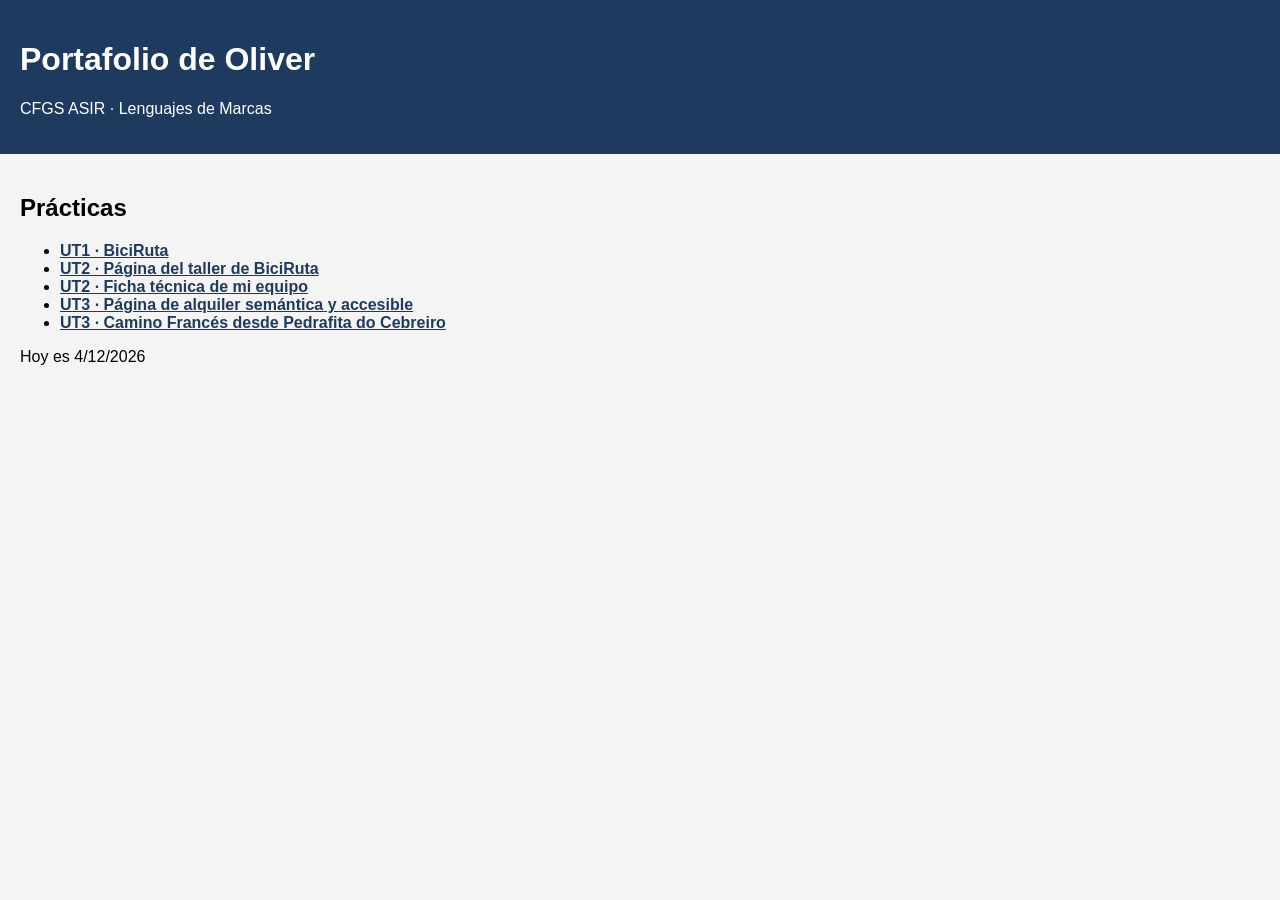
<file: index.html>
<!doctype html>
<html lang="es">
  <head>
    <meta charset="UTF-8" />
    <meta name="viewport" content="width=device-width, initial-scale=1.0" />
    <title>Portafolio de Oliver</title>
    <link rel="stylesheet" href="css/estilos.css" />
  </head>
  <body>
    <header>
      <h1>Portafolio de Oliver</h1>
      <p>CFGS ASIR · Lenguajes de Marcas</p>
    </header>
    <main>
      <h2>Prácticas</h2>
      <ul>
        <li>
          <a href="https://github.com/oliverpcs/biciruta-web">UT1 · BiciRuta</a>
        </li>
        <li><a href="ut02/taller.html">UT2 · Página del taller de BiciRuta</a></li>
        <li><a href="ut02/ficha_pc.html">UT2 · Ficha técnica de mi equipo</a></li>
        <li><a href="ut03/alquiler/alquiler.html">UT3 · Página de alquiler semántica y accesible</a></li>
        <li><a href="ut03/camino/camino.html">UT3 · Camino Francés desde Pedrafita do Cebreiro</a></li>
      </ul>
      <p id="fecha"></p>
    </main>
    <script src="js/app.js"></script>
  </body>
</html>
</file>
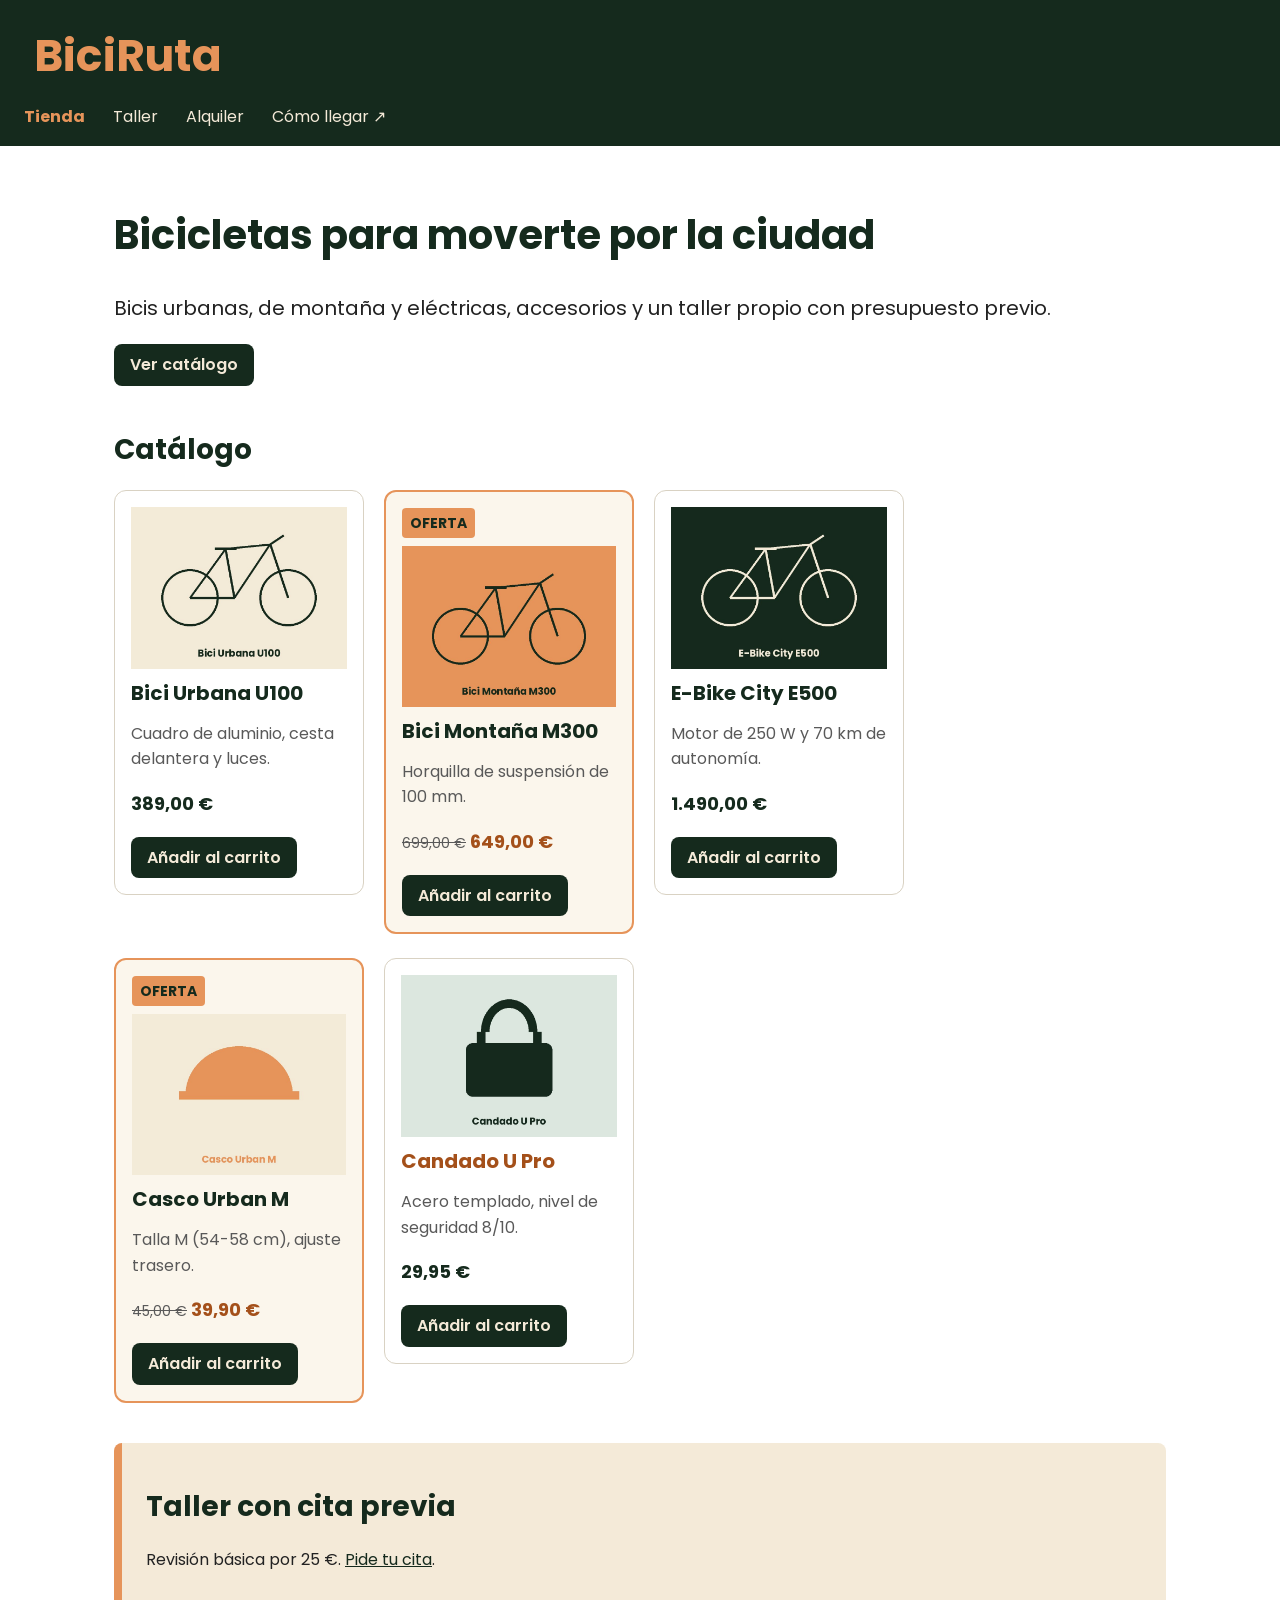
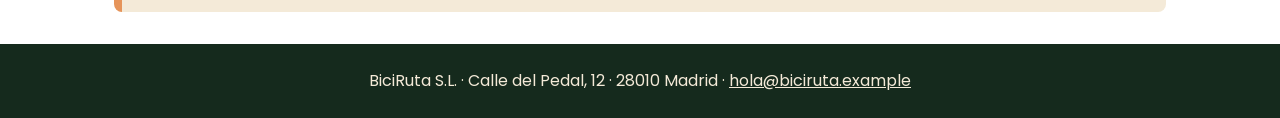
<file: ut06/ampliación/index.html>
<!doctype html>
<html lang="es">
  <head>
    <meta charset="UTF-8" />
    <meta name="viewport" content="width=device-width, initial-scale=1.0" />
    <title>BiciRuta · Tienda de bicicletas</title>
    <link rel="preconnect" href="https://fonts.googleapis.com" />
    <link rel="preconnect" href="https://fonts.gstatic.com" crossorigin />
    <link
      rel="stylesheet"
      href="https://fonts.googleapis.com/css2?family=Poppins:wght@400;600;700&display=swap"
    />
    <link rel="stylesheet" href="css/estilos-capas.css" />
  </head>

  <body>
    <header class="cabecera">
      <img src="img/logo_biciruta.png" alt="BiciRuta" width="320" height="80" />
      <nav aria-label="Principal">
        <ul class="menu">
          <li><a href="index.html" aria-current="page">Tienda</a></li>
          <li><a href="taller.html">Taller</a></li>
          <li><a href="alquiler.html">Alquiler</a></li>
          <li>
            <a
              href="https://www.openstreetmap.org"
              target="_blank"
              rel="noopener noreferrer"
              >Cómo llegar</a
            >
          </li>
        </ul>
      </nav>
    </header>

    <main>
      <section class="portada">
        <h1>Bicicletas para moverte por la ciudad</h1>
        <p class="entradilla">
          Bicis urbanas, de montaña y eléctricas, accesorios y un taller propio
          con presupuesto previo.
        </p>
        <a class="boton" href="#catalogo">Ver catálogo</a>
      </section>

      <section id="catalogo" class="catalogo">
        <h2>Catálogo</h2>
        <article class="producto">
          <img
            src="img/bici_urbana.jpg"
            alt="Bici Urbana U100"
            width="800"
            height="600"
          />
          <h3>Bici Urbana U100</h3>
          <p class="descripcion">
            Cuadro de aluminio, cesta delantera y luces.
          </p>
          <p class="precio">389,00&nbsp;€</p>
          <a class="boton" href="#">Añadir al carrito</a>
        </article>
        <article class="producto oferta">
          <img
            src="img/bici_montana.jpg"
            alt="Bici Montaña M300"
            width="800"
            height="600"
          />
          <h3>Bici Montaña M300</h3>
          <p class="descripcion">Horquilla de suspensión de 100&nbsp;mm.</p>
          <p class="precio"><del>699,00&nbsp;€</del> 649,00&nbsp;€</p>
          <a class="boton" href="#">Añadir al carrito</a>
        </article>
        <article class="producto">
          <img
            src="img/bici_electrica.jpg"
            alt="E-Bike City E500"
            width="800"
            height="600"
          />
          <h3>E-Bike City E500</h3>
          <p class="descripcion">
            Motor de 250&nbsp;W y 70&nbsp;km de autonomía.
          </p>
          <p class="precio">1.490,00&nbsp;€</p>
          <a class="boton" href="#">Añadir al carrito</a>
        </article>
        <article class="producto oferta">
          <img
            src="img/casco.jpg"
            alt="Casco Urban M"
            width="800"
            height="600"
          />
          <h3>Casco Urban M</h3>
          <p class="descripcion">Talla M (54-58&nbsp;cm), ajuste trasero.</p>
          <p class="precio"><del>45,00&nbsp;€</del> 39,90&nbsp;€</p>
          <a class="boton" href="#">Añadir al carrito</a>
        </article>
        <article class="producto">
          <img
            src="img/candado.jpg"
            alt="Candado U Pro"
            width="800"
            height="600"
          />
          <h3 class="u-naranja">Candado U Pro</h3>
          <p class="descripcion">Acero templado, nivel de seguridad 8/10.</p>
          <p class="precio">29,95&nbsp;€</p>
          <a class="boton" href="#">Añadir al carrito</a>
        </article>
      </section>

      <aside class="aviso">
        <h2>Taller con cita previa</h2>
        <p>
          Revisión básica por 25&nbsp;€. <a href="taller.html">Pide tu cita</a>.
        </p>
      </aside>
    </main>

    <footer class="pie">
      <p>
        BiciRuta S.L. · Calle del Pedal, 12 · 28010 Madrid ·
        <a href="mailto:hola@biciruta.example">hola@biciruta.example</a>
      </p>
    </footer>
  </body>
</html>
</file>
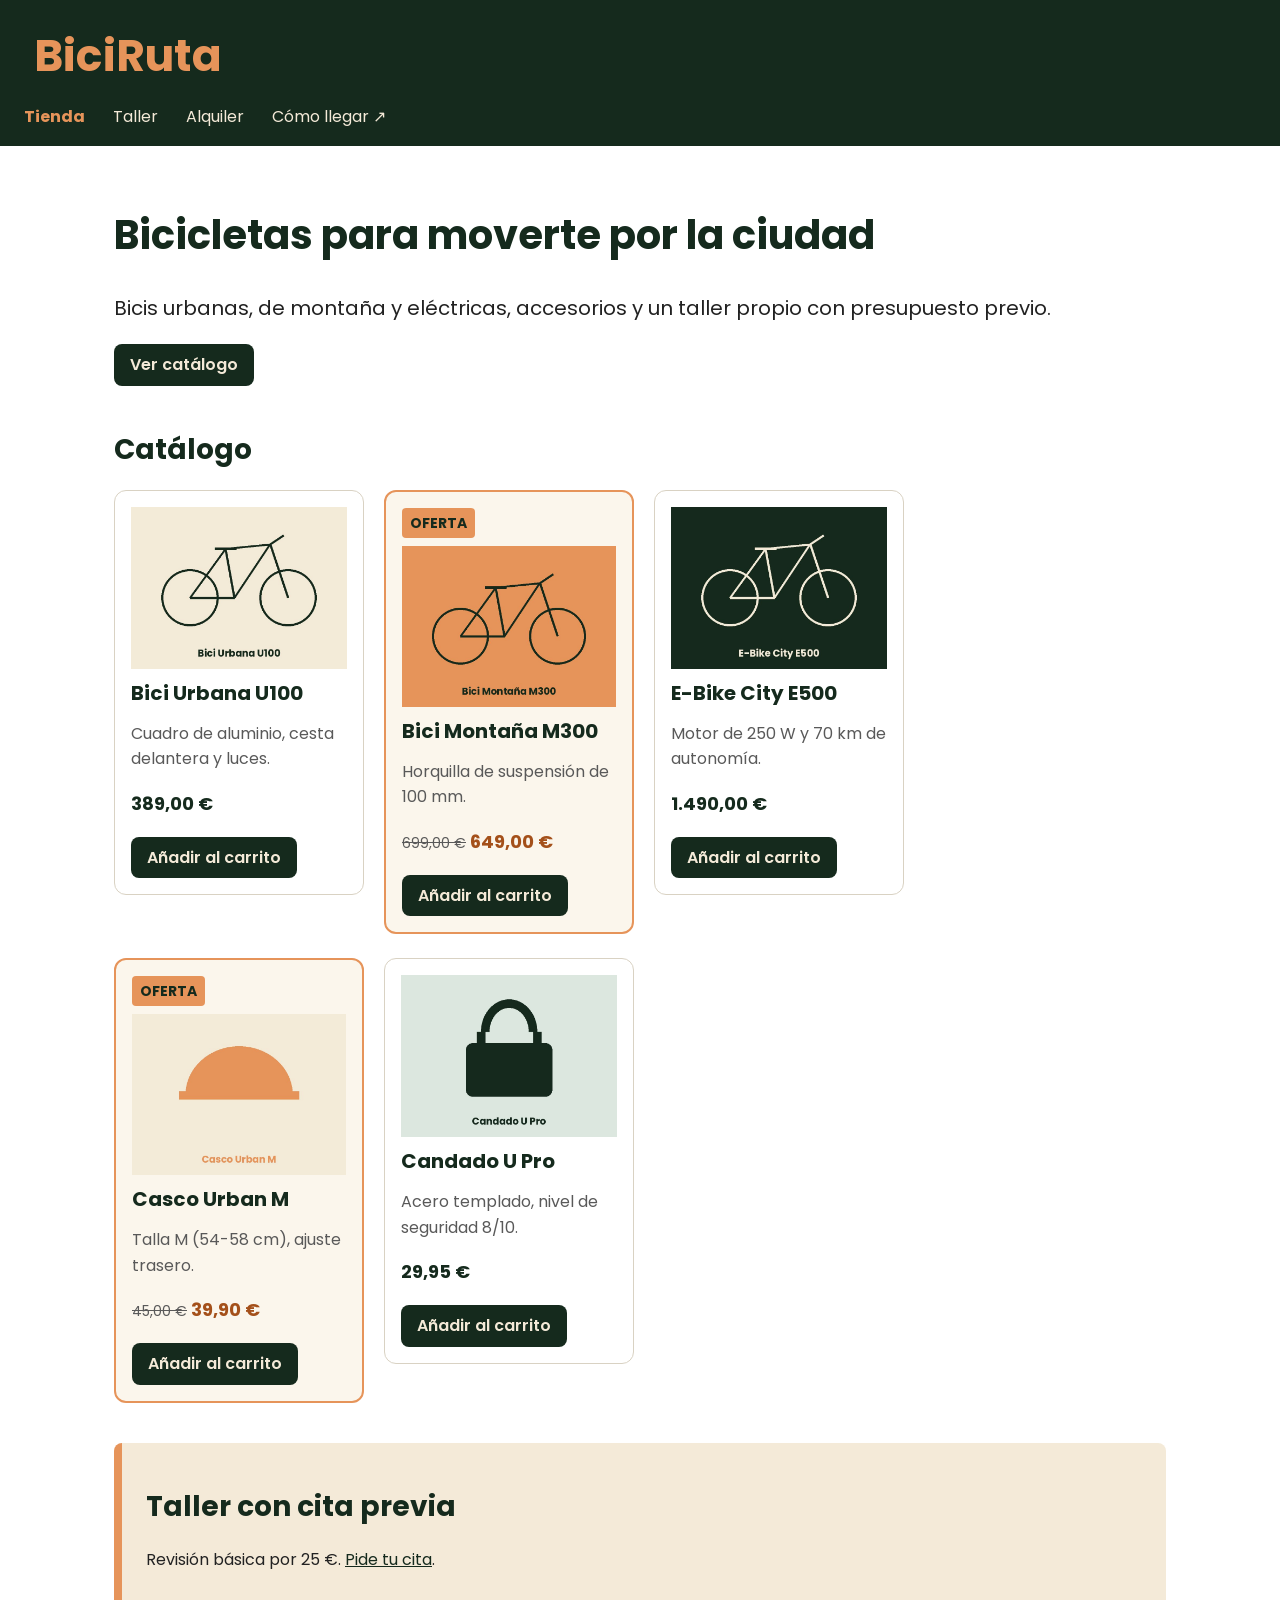
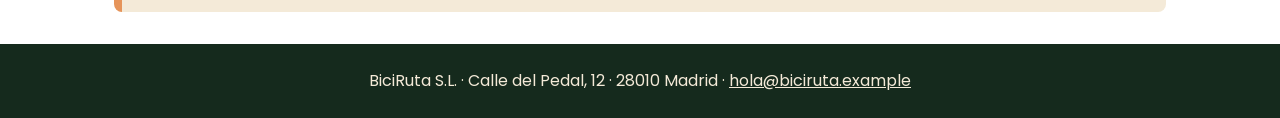
<file: ut06/biciruta/index.html>
<!doctype html>
<html lang="es">
  <head>
    <meta charset="UTF-8" />
    <meta name="viewport" content="width=device-width, initial-scale=1.0" />
    <title>BiciRuta · Tienda de bicicletas</title>
    <link rel="preconnect" href="https://fonts.googleapis.com" />
    <link rel="preconnect" href="https://fonts.gstatic.com" crossorigin />
    <link
      rel="stylesheet"
      href="https://fonts.googleapis.com/css2?family=Poppins:wght@400;600;700&display=swap"
    />
    <link rel="stylesheet" href="css/estilos.css" />
  </head>

  <body>
    <header class="cabecera">
      <img src="img/logo_biciruta.png" alt="BiciRuta" width="320" height="80" />
      <nav aria-label="Principal">
        <ul class="menu">
          <li><a href="index.html" aria-current="page">Tienda</a></li>
          <li><a href="taller.html">Taller</a></li>
          <li><a href="alquiler.html">Alquiler</a></li>
          <li>
            <a
              href="https://www.openstreetmap.org"
              target="_blank"
              rel="noopener noreferrer"
              >Cómo llegar</a
            >
          </li>
        </ul>
      </nav>
    </header>

    <main>
      <section class="portada">
        <h1>Bicicletas para moverte por la ciudad</h1>
        <p class="entradilla">
          Bicis urbanas, de montaña y eléctricas, accesorios y un taller propio
          con presupuesto previo.
        </p>
        <a class="boton" href="#catalogo">Ver catálogo</a>
      </section>

      <section id="catalogo" class="catalogo">
        <h2>Catálogo</h2>
        <article class="producto">
          <img
            src="img/bici_urbana.jpg"
            alt="Bici Urbana U100"
            width="800"
            height="600"
          />
          <h3>Bici Urbana U100</h3>
          <p class="descripcion">
            Cuadro de aluminio, cesta delantera y luces.
          </p>
          <p class="precio">389,00&nbsp;€</p>
          <a class="boton" href="#">Añadir al carrito</a>
        </article>
        <article class="producto oferta">
          <img
            src="img/bici_montana.jpg"
            alt="Bici Montaña M300"
            width="800"
            height="600"
          />
          <h3>Bici Montaña M300</h3>
          <p class="descripcion">Horquilla de suspensión de 100&nbsp;mm.</p>
          <p class="precio"><del>699,00&nbsp;€</del> 649,00&nbsp;€</p>
          <a class="boton" href="#">Añadir al carrito</a>
        </article>
        <article class="producto">
          <img
            src="img/bici_electrica.jpg"
            alt="E-Bike City E500"
            width="800"
            height="600"
          />
          <h3>E-Bike City E500</h3>
          <p class="descripcion">
            Motor de 250&nbsp;W y 70&nbsp;km de autonomía.
          </p>
          <p class="precio">1.490,00&nbsp;€</p>
          <a class="boton" href="#">Añadir al carrito</a>
        </article>
        <article class="producto oferta">
          <img
            src="img/casco.jpg"
            alt="Casco Urban M"
            width="800"
            height="600"
          />
          <h3>Casco Urban M</h3>
          <p class="descripcion">Talla M (54-58&nbsp;cm), ajuste trasero.</p>
          <p class="precio"><del>45,00&nbsp;€</del> 39,90&nbsp;€</p>
          <a class="boton" href="#">Añadir al carrito</a>
        </article>
        <article class="producto">
          <img
            src="img/candado.jpg"
            alt="Candado U Pro"
            width="800"
            height="600"
          />
          <h3>Candado U Pro</h3>
          <p class="descripcion">Acero templado, nivel de seguridad 8/10.</p>
          <p class="precio">29,95&nbsp;€</p>
          <a class="boton" href="#">Añadir al carrito</a>
        </article>
      </section>

      <aside class="aviso">
        <h2>Taller con cita previa</h2>
        <p>
          Revisión básica por 25&nbsp;€. <a href="taller.html">Pide tu cita</a>.
        </p>
      </aside>
    </main>

    <footer class="pie">
      <p>
        BiciRuta S.L. · Calle del Pedal, 12 · 28010 Madrid ·
        <a href="mailto:hola@biciruta.example">hola@biciruta.example</a>
      </p>
    </footer>
  </body>
</html>
</file>
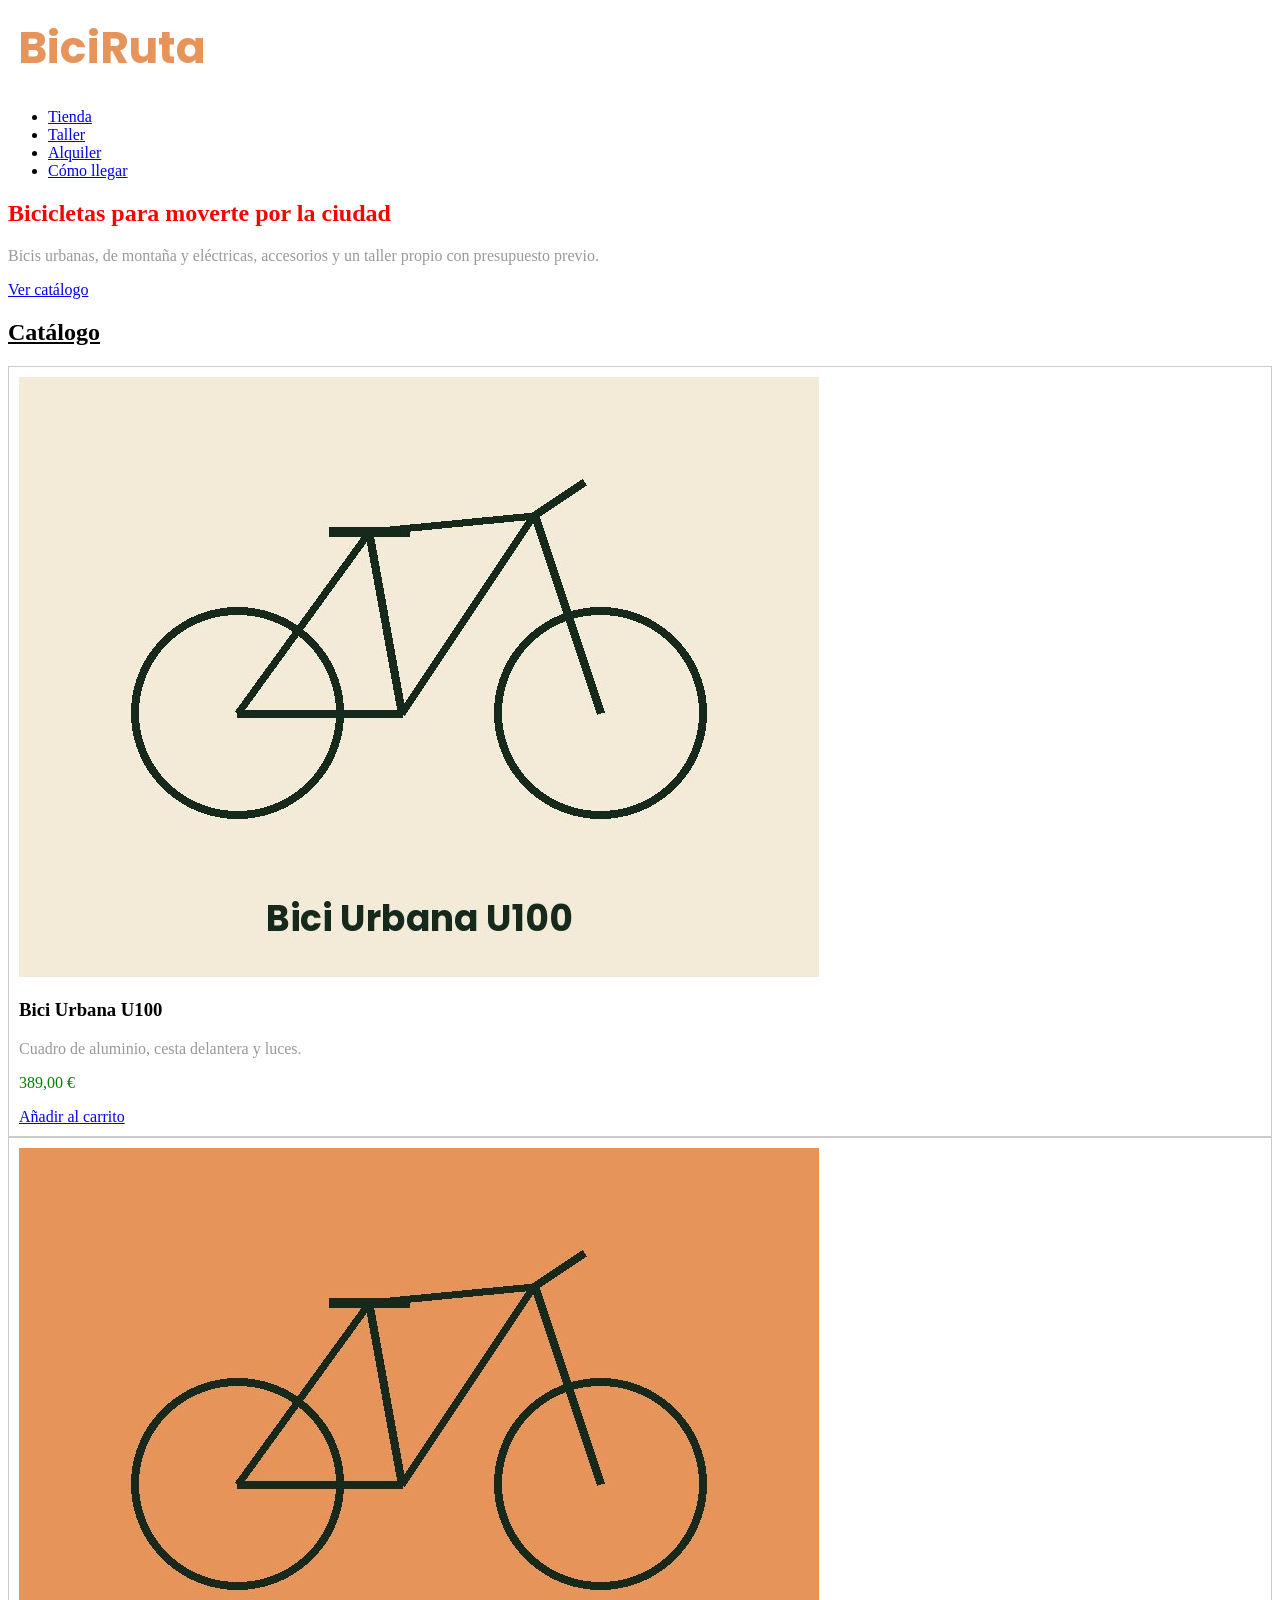
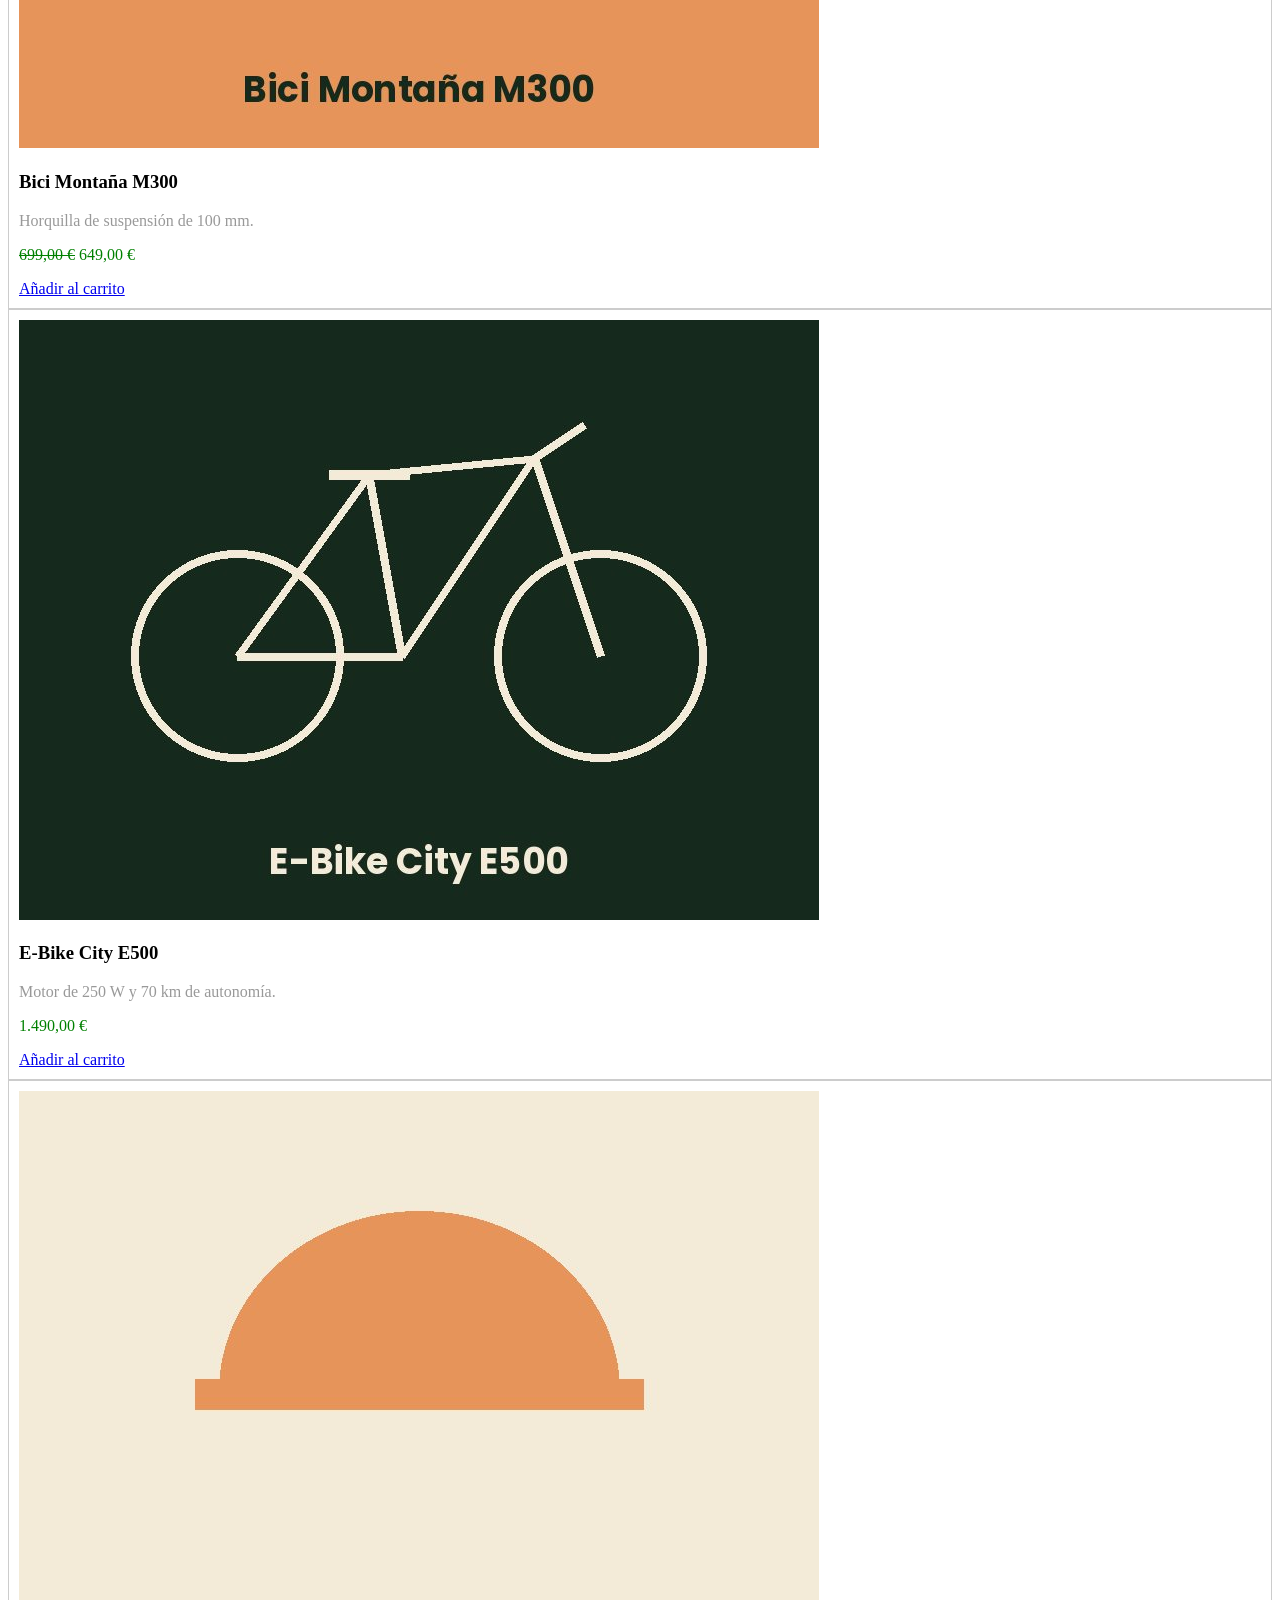
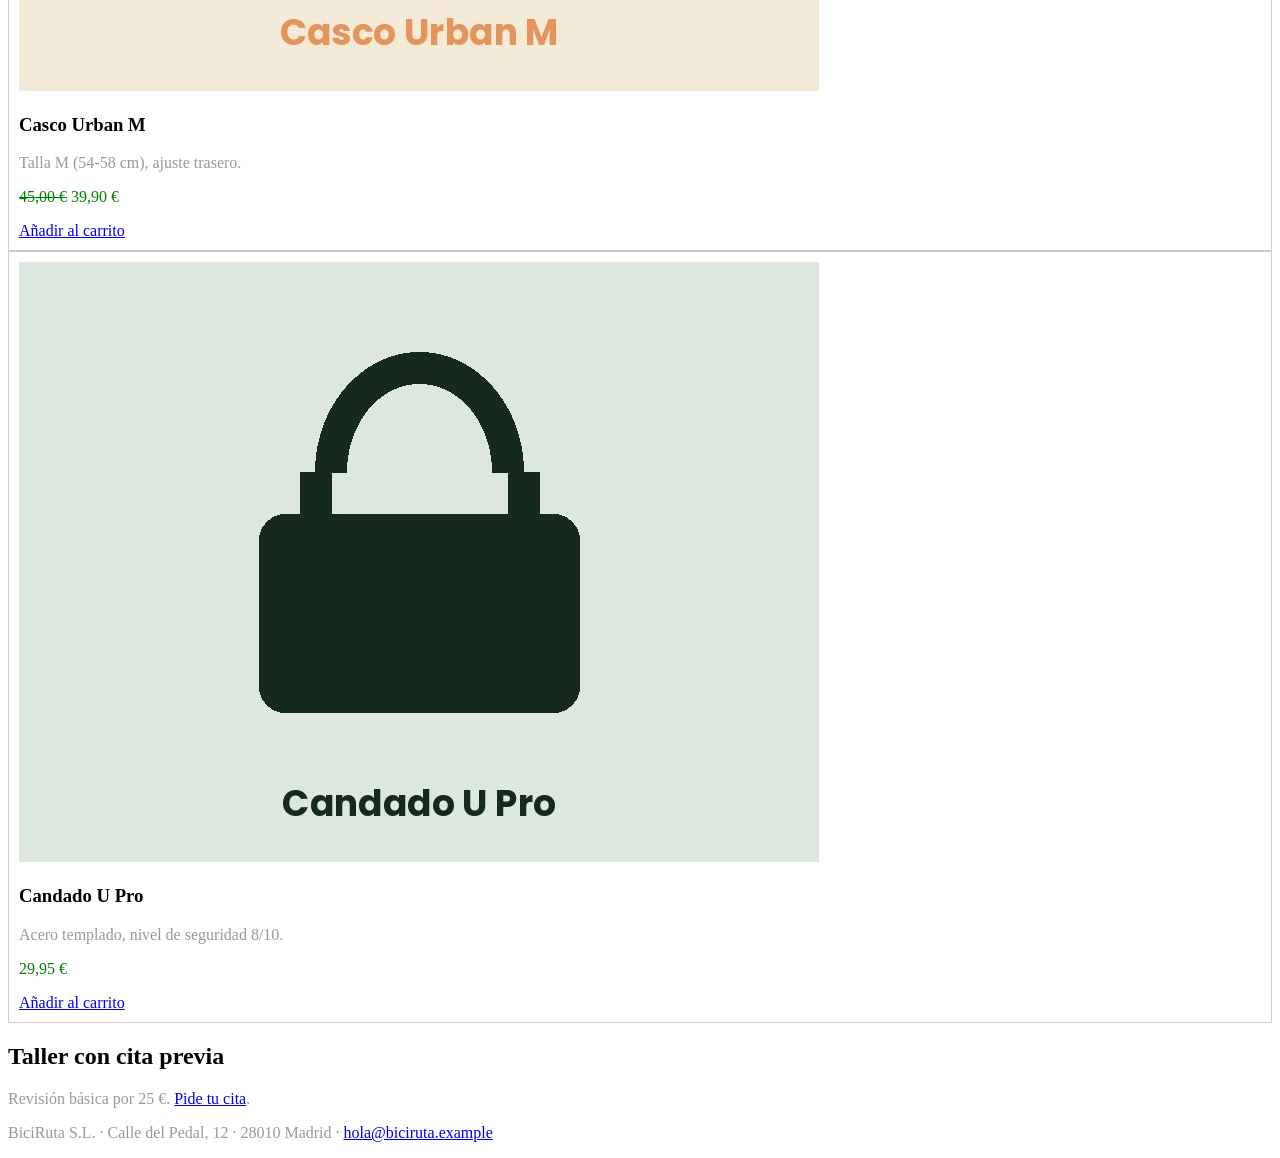
<file: ut06/inicio/index.html>
<!DOCTYPE html>
<html lang="es">
<head>
  <meta charset="UTF-8">
  <meta name="viewport" content="width=device-width, initial-scale=1.0">
  <title>BiciRuta · Tienda de bicicletas</title>
  <style>
    h1 { color: #152A1D; font-family: Georgia, serif; }
    .producto { border: 1px solid #ccc; padding: 10px; }
    p { color: #999; }
  </style>
  <link rel="stylesheet" href="css/antiguo.css">
</head>
<body>
  <header class="cabecera">
    <img src="img/logo_biciruta.png" alt="BiciRuta" width="320" height="80">
    <nav aria-label="Principal">
      <ul class="menu">
        <li><a href="index.html" aria-current="page">Tienda</a></li>
        <li><a href="taller.html">Taller</a></li>
        <li><a href="alquiler.html">Alquiler</a></li>
        <li><a href="https://www.openstreetmap.org" target="_blank" rel="noopener noreferrer">Cómo llegar</a></li>
      </ul>
    </nav>
  </header>

  <main>
    <section class="portada">
      <h1>Bicicletas para moverte por la ciudad</h1>
      <p class="entradilla">Bicis urbanas, de montaña y eléctricas, accesorios y un taller propio con presupuesto previo.</p>
      <a class="boton" href="#catalogo">Ver catálogo</a>
    </section>

    <section id="catalogo" class="catalogo">
      <h2>Catálogo</h2>
      <article class="producto">
        <img src="img/bici_urbana.jpg" alt="Bici Urbana U100" width="800" height="600">
        <h3>Bici Urbana U100</h3>
        <p class="descripcion">Cuadro de aluminio, cesta delantera y luces.</p>
        <p class="precio">389,00&nbsp;€</p>
        <a class="boton" href="#">Añadir al carrito</a>
      </article>
      <article class="producto oferta">
        <img src="img/bici_montana.jpg" alt="Bici Montaña M300" width="800" height="600">
        <h3>Bici Montaña M300</h3>
        <p class="descripcion">Horquilla de suspensión de 100&nbsp;mm.</p>
        <p class="precio"><del>699,00&nbsp;€</del> 649,00&nbsp;€</p>
        <a class="boton" href="#">Añadir al carrito</a>
      </article>
      <article class="producto">
        <img src="img/bici_electrica.jpg" alt="E-Bike City E500" width="800" height="600">
        <h3>E-Bike City E500</h3>
        <p class="descripcion">Motor de 250&nbsp;W y 70&nbsp;km de autonomía.</p>
        <p class="precio">1.490,00&nbsp;€</p>
        <a class="boton" href="#">Añadir al carrito</a>
      </article>
      <article class="producto oferta">
        <img src="img/casco.jpg" alt="Casco Urban M" width="800" height="600">
        <h3>Casco Urban M</h3>
        <p class="descripcion">Talla M (54-58&nbsp;cm), ajuste trasero.</p>
        <p class="precio"><del>45,00&nbsp;€</del> 39,90&nbsp;€</p>
        <a class="boton" href="#">Añadir al carrito</a>
      </article>
      <article class="producto">
        <img src="img/candado.jpg" alt="Candado U Pro" width="800" height="600">
        <h3>Candado U Pro</h3>
        <p class="descripcion">Acero templado, nivel de seguridad 8/10.</p>
        <p class="precio" style="color: blue">29,95&nbsp;€</p>
        <a class="boton" href="#">Añadir al carrito</a>
      </article>
    </section>

    <aside class="aviso">
      <h2>Taller con cita previa</h2>
      <p>Revisión básica por 25&nbsp;€. <a href="taller.html">Pide tu cita</a>.</p>
    </aside>
  </main>

  <footer class="pie">
    <p>BiciRuta S.L. · Calle del Pedal, 12 · 28010 Madrid · <a href="mailto:hola@biciruta.example">hola@biciruta.example</a></p>
  </footer>
</body>
</html>
</file>
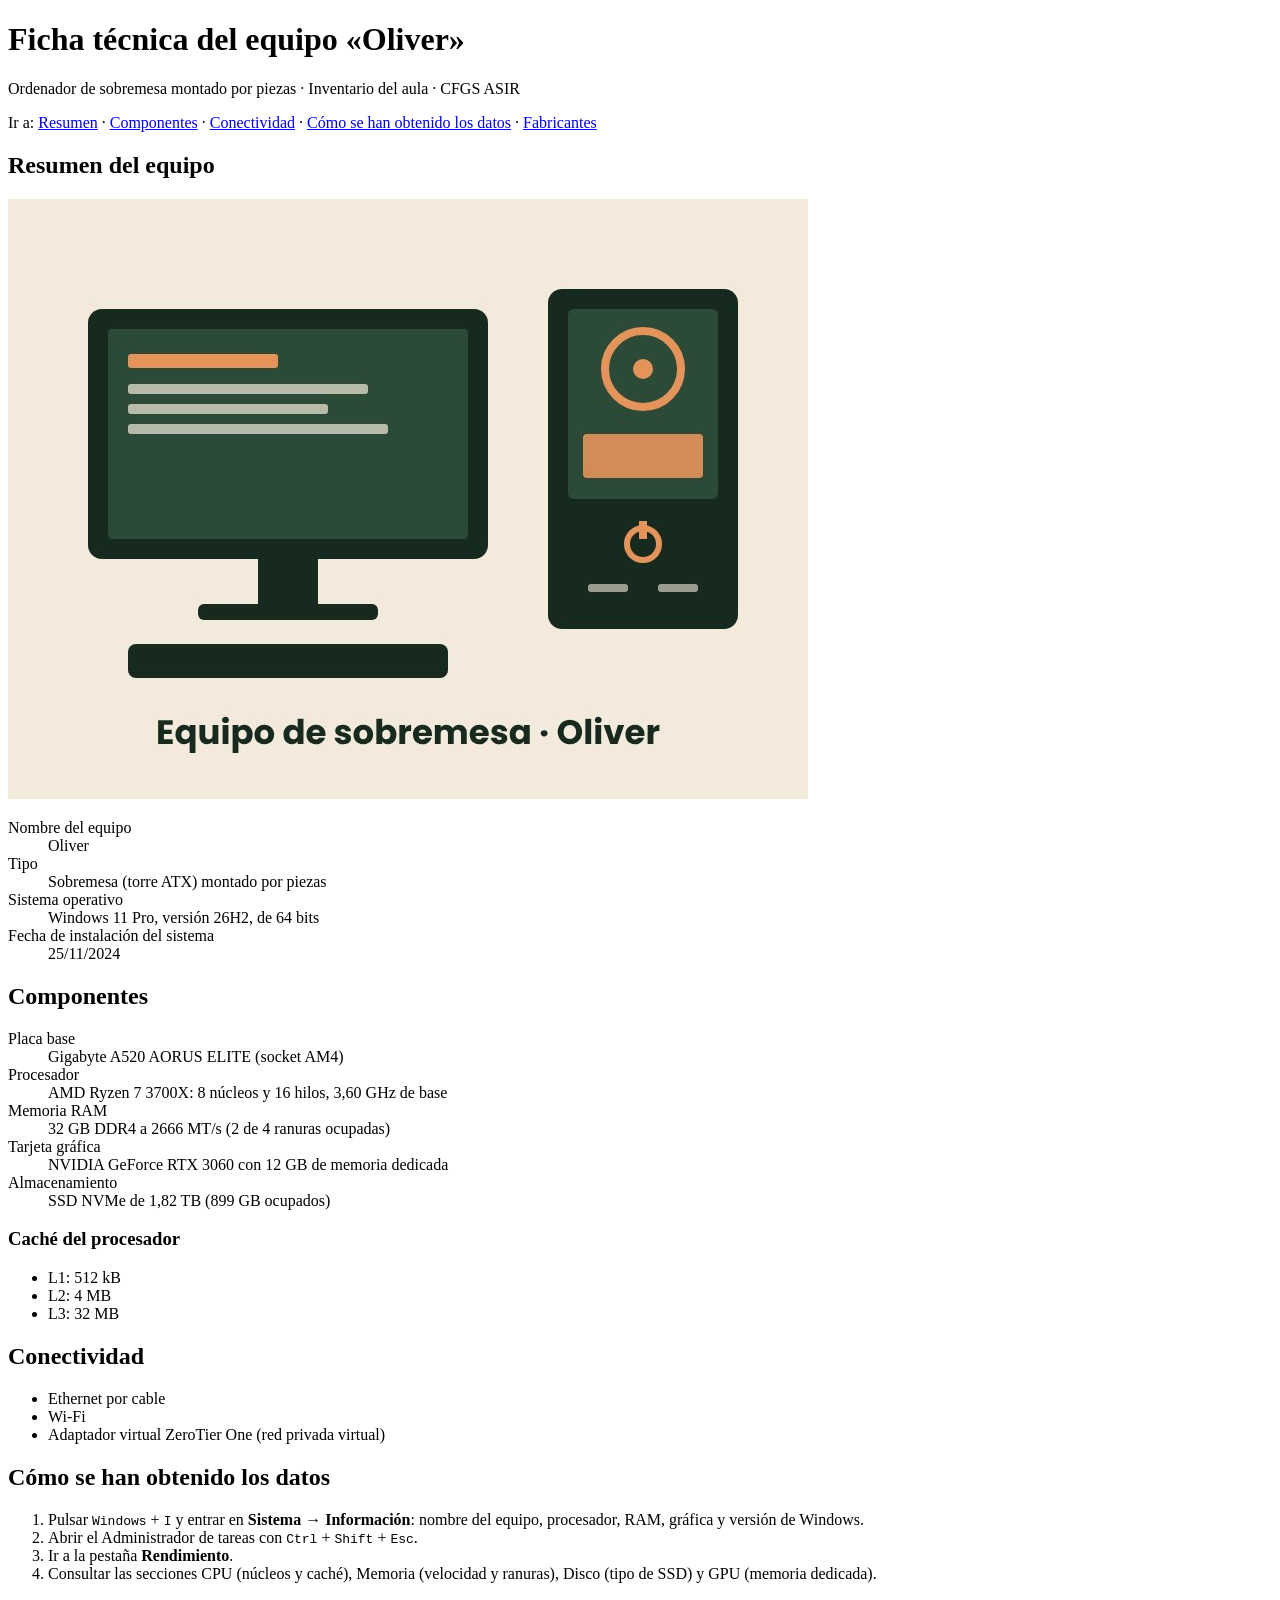
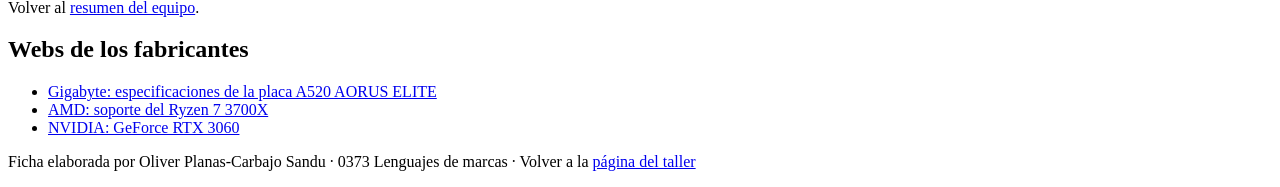
<file: ut02/ficha_pc.html>
<!DOCTYPE html>
<html lang="es">

<head>
  <meta charset="UTF-8">
  <meta name="viewport" content="width=device-width, initial-scale=1.0">
  <meta name="description" content="Ficha técnica del equipo de sobremesa «Oliver» para el inventario del aula: procesador, memoria, gráfica, almacenamiento, conectividad y sistema operativo.">
  <title>Ficha técnica · Equipo «Oliver» · Inventario del aula</title>
</head>

<body>

  <header>
    <h1>Ficha técnica del equipo «Oliver»</h1>
    <p>Ordenador de sobremesa montado por piezas · Inventario del aula · CFGS ASIR</p>

    <nav>
      <p>Ir a:
        <a href="#resumen">Resumen</a> ·
        <a href="#componentes">Componentes</a> ·
        <a href="#conectividad">Conectividad</a> ·
        <a href="#comprobar">Cómo se han obtenido los datos</a> ·
        <a href="#fabricantes">Fabricantes</a>
      </p>
    </nav>
  </header>

  <main>

    <section id="resumen">
      <h2>Resumen del equipo</h2>
      <img src="img/pc_oliver.jpg" alt="Ilustración de un ordenador de sobremesa con torre, monitor y teclado" width="800" height="600">
      <dl>
        <dt>Nombre del equipo</dt>
        <dd>Oliver</dd>
        <dt>Tipo</dt>
        <dd>Sobremesa (torre ATX) montado por piezas</dd>
        <dt>Sistema operativo</dt>
        <dd>Windows 11 Pro, versión 26H2, de 64&nbsp;bits</dd>
        <dt>Fecha de instalación del sistema</dt>
        <dd>25/11/2024</dd>
      </dl>
    </section>

    <section id="componentes">
      <h2>Componentes</h2>
      <dl>
        <dt>Placa base</dt>
        <dd>Gigabyte A520 AORUS ELITE (socket AM4)</dd>
        <dt>Procesador</dt>
        <dd>AMD Ryzen 7 3700X: <span class="dato">8&nbsp;núcleos</span> y <span class="dato">16&nbsp;hilos</span>, <span class="dato">3,60&nbsp;GHz</span> de base</dd>
        <dt>Memoria RAM</dt>
        <dd><span class="dato">32&nbsp;GB</span> DDR4 a <span class="dato">2666&nbsp;MT/s</span> (2 de 4 ranuras ocupadas)</dd>
        <dt>Tarjeta gráfica</dt>
        <dd>NVIDIA GeForce RTX 3060 con <span class="dato">12&nbsp;GB</span> de memoria dedicada</dd>
        <dt>Almacenamiento</dt>
        <dd>SSD NVMe de <span class="dato">1,82&nbsp;TB</span> (899&nbsp;GB ocupados)</dd>
      </dl>

      <h3>Caché del procesador</h3>
      <ul>
        <li>L1: <span class="dato">512&nbsp;kB</span></li>
        <li>L2: <span class="dato">4&nbsp;MB</span></li>
        <li>L3: <span class="dato">32&nbsp;MB</span></li>
      </ul>
    </section>

    <section id="conectividad">
      <h2>Conectividad</h2>
      <ul>
        <li>Ethernet por cable</li>
        <li>Wi-Fi</li>
        <li>Adaptador virtual ZeroTier One (red privada virtual)</li>
      </ul>
    </section>

    <section id="comprobar">
      <h2>Cómo se han obtenido los datos</h2>
      <ol>
        <li>Pulsar <kbd>Windows</kbd> + <kbd>I</kbd> y entrar en <strong>Sistema → Información</strong>: nombre del equipo, procesador, RAM, gráfica y versión de Windows.</li>
        <li>Abrir el Administrador de tareas con <kbd>Ctrl</kbd> + <kbd>Shift</kbd> + <kbd>Esc</kbd>.</li>
        <li>Ir a la pestaña <strong>Rendimiento</strong>.</li>
        <li>Consultar las secciones CPU (núcleos y caché), Memoria (velocidad y ranuras), Disco (tipo de SSD) y GPU (memoria dedicada).</li>
      </ol>
      <p>Volver al <a href="#resumen">resumen del equipo</a>.</p>
    </section>

    <section id="fabricantes">
      <h2>Webs de los fabricantes</h2>
      <ul>
        <li><a class="fabricante" href="https://www.gigabyte.com/Motherboard/A520-AORUS-ELITE-rev-10/sp" target="_blank" rel="noopener noreferrer">Gigabyte: especificaciones de la placa A520 AORUS ELITE</a></li>
        <li><a class="fabricante" href="https://www.amd.com/en/support/downloads/drivers.html/processors/ryzen/ryzen-3000-series/amd-ryzen-7-3700x.html" target="_blank" rel="noopener noreferrer">AMD: soporte del Ryzen 7 3700X</a></li>
        <li><a class="fabricante" href="https://www.nvidia.com/es-es/geforce/graphics-cards/30-series/rtx-3060-3060ti/" target="_blank" rel="noopener noreferrer">NVIDIA: GeForce RTX 3060</a></li>
      </ul>
    </section>

  </main>

  <footer>
    <p>Ficha elaborada por Oliver Planas-Carbajo Sandu · 0373 Lenguajes de marcas · Volver a la <a href="taller.html">página del taller</a></p>
  </footer>

</body>

</html>
</file>
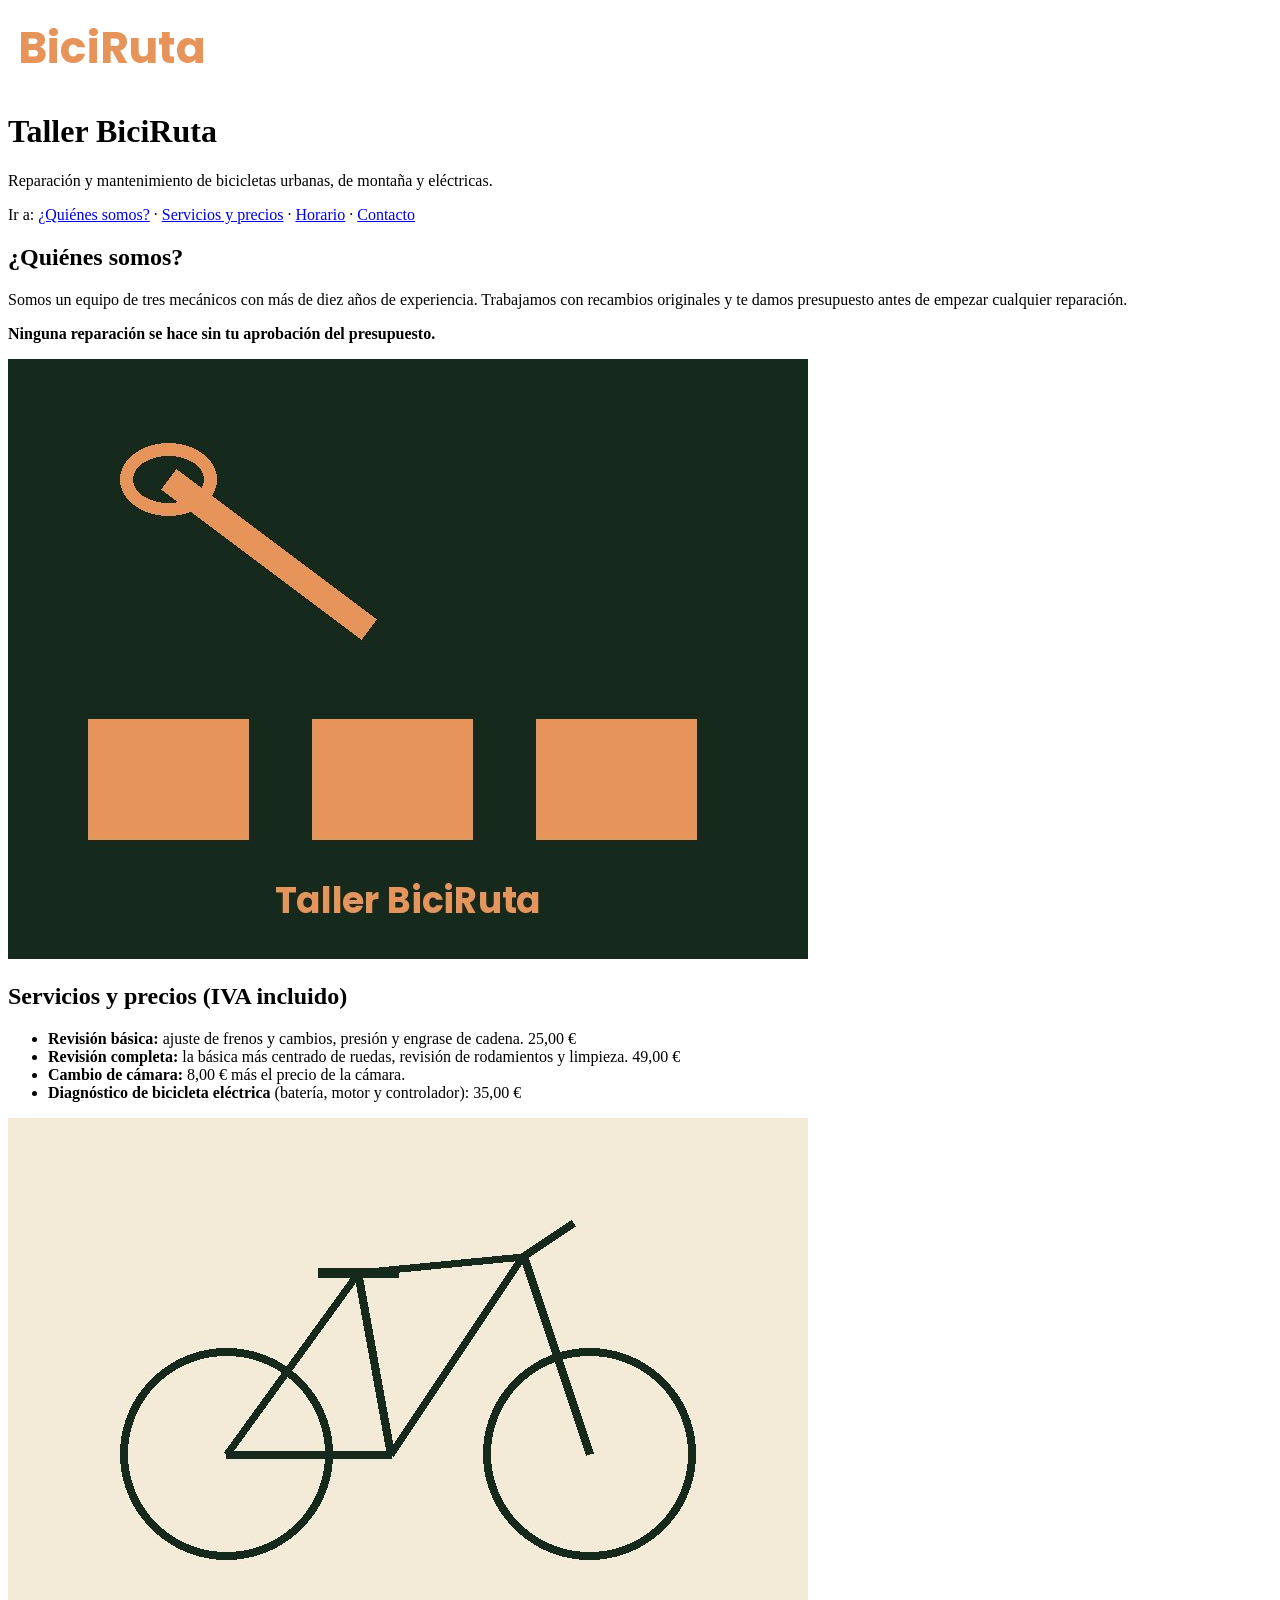
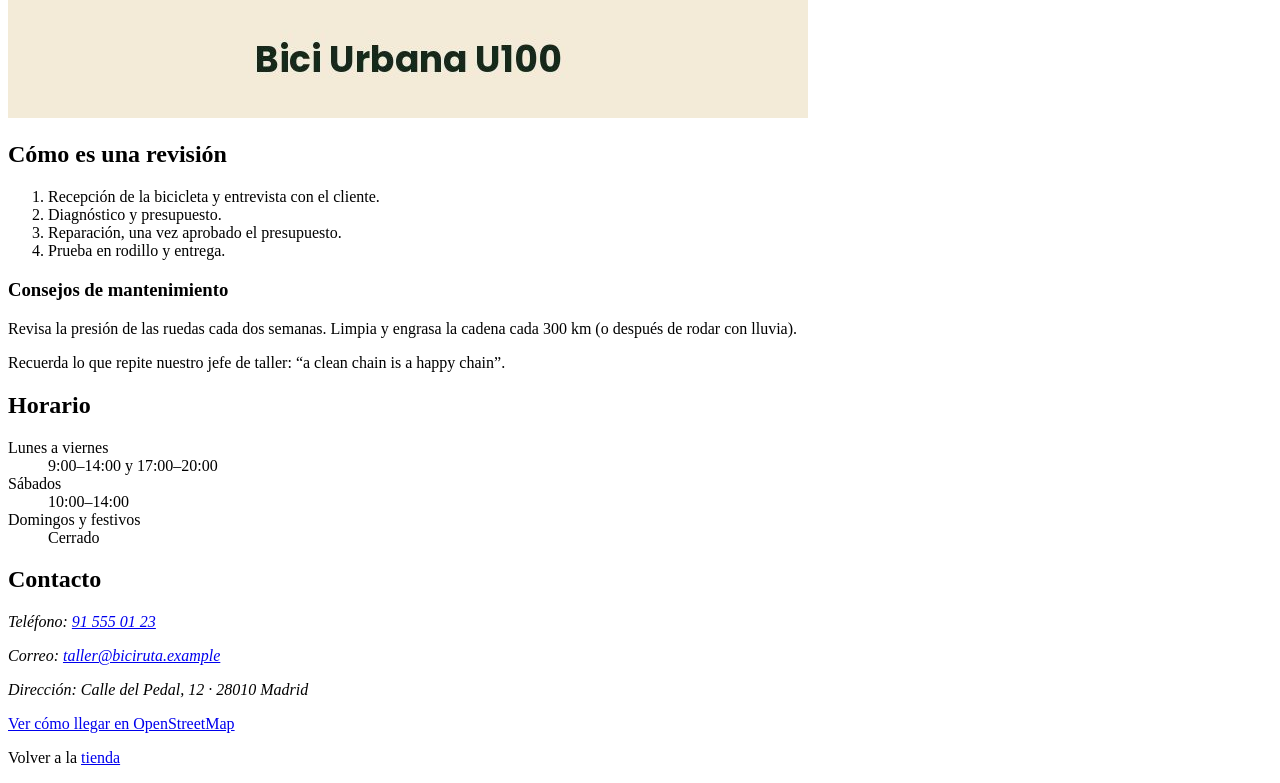
<file: ut02/taller.html>
<!DOCTYPE html>
<html lang="es">

<head>
  <!-- Codificación de caracteres: UTF-8 permite tildes, ñ, ¿, ¡ y € -->
  <meta charset="UTF-8">
  <!-- Viewport: ajusta el ancho de la página al de la pantalla del móvil, sin zoom inicial -->
  <meta name="viewport" content="width=device-width, initial-scale=1.0">
  <!-- Descripción: el resumen que muestran los buscadores debajo del título -->
  <meta name="description" content="Taller de bicicletas urbanas, de montaña y eléctricas en Madrid. Revisiones, reparaciones y puesta a punto con cita previa.">
  <!-- Título: aparece en la pestaña del navegador, en favoritos y en los resultados de búsqueda -->
  <title>Taller BiciRuta · Reparación y mantenimiento de bicicletas</title>
  <!-- Datos estructurados (Schema.org): describen el taller para los buscadores -->
  <script type="application/ld+json">
  {
    "@context": "https://schema.org",
    "@type": "BikeStore",
    "name": "Taller BiciRuta",
    "description": "Reparación y mantenimiento de bicicletas urbanas, de montaña y eléctricas.",
    "telephone": "+34915550123",
    "email": "taller@biciruta.example",
    "image": "img/taller.jpg",
    "address": {
      "@type": "PostalAddress",
      "streetAddress": "Calle del Pedal, 12",
      "postalCode": "28010",
      "addressLocality": "Madrid",
      "addressCountry": "ES"
    },
    "openingHours": [
      "Mo-Fr 09:00-14:00",
      "Mo-Fr 17:00-20:00",
      "Sa 10:00-14:00"
    ]
  }
  </script>
</head>

<body>

  <header>
    <img src="img/logo_biciruta.png" alt="BiciRuta" width="320" height="80">
    <h1>Taller BiciRuta</h1>
    <p>Reparación y mantenimiento de bicicletas urbanas, de montaña y eléctricas.</p>

    <nav>
      <p>Ir a:
        <a href="#quienes">¿Quiénes somos?</a> ·
        <a href="#servicios">Servicios y precios</a> ·
        <a href="#horario">Horario</a> ·
        <a href="#contacto">Contacto</a>
      </p>
    </nav>
  </header>

  <main>

    <section id="quienes">
      <h2>¿Quiénes somos?</h2>
      <p>Somos un equipo de tres mecánicos con más de diez años de experiencia. Trabajamos con recambios originales y te damos presupuesto antes de empezar cualquier reparación.</p>
      <p><strong>Ninguna reparación se hace sin tu aprobación del presupuesto.</strong></p>
      <img src="img/taller.jpg" alt="Ilustración del taller BiciRuta con una llave inglesa sobre los bancos de trabajo" width="800" height="600">
    </section>

    <section id="servicios">
      <h2>Servicios y precios (IVA incluido)</h2>
      <ul>
        <li><strong>Revisión básica:</strong> ajuste de frenos y cambios, presión y engrase de cadena. <span class="precio">25,00&nbsp;€</span></li>
        <li><strong>Revisión completa:</strong> la básica más centrado de ruedas, revisión de rodamientos y limpieza. <span class="precio">49,00&nbsp;€</span></li>
        <li><strong>Cambio de cámara:</strong> <span class="precio">8,00&nbsp;€</span> más el precio de la cámara.</li>
        <li><strong>Diagnóstico de bicicleta eléctrica</strong> (batería, motor y controlador): <span class="precio">35,00&nbsp;€</span></li>
      </ul>
      <img src="img/bici_urbana.jpg" alt="Dibujo de la bicicleta urbana U100" width="800" height="600">
    </section>

    <section id="revision">
      <h2>Cómo es una revisión</h2>
      <ol>
        <li>Recepción de la bicicleta y entrevista con el cliente.</li>
        <li>Diagnóstico y presupuesto.</li>
        <li>Reparación, una vez aprobado el presupuesto.</li>
        <li>Prueba en rodillo y entrega.</li>
      </ol>

      <h3>Consejos de mantenimiento</h3>
      <p>Revisa la presión de las ruedas cada dos semanas. Limpia y engrasa la cadena cada 300&nbsp;km (o después de rodar con lluvia).</p>
      <p>Recuerda lo que repite nuestro jefe de taller: <q lang="en">a clean chain is a happy chain</q>.</p>
    </section>

    <section id="horario">
      <h2>Horario</h2>
      <dl>
        <dt>Lunes a viernes</dt>
        <dd>9:00–14:00 y 17:00–20:00</dd>
        <dt>Sábados</dt>
        <dd>10:00–14:00</dd>
        <dt>Domingos y festivos</dt>
        <dd>Cerrado</dd>
      </dl>
    </section>

    <section id="contacto">
      <h2>Contacto</h2>
      <address>
        <p>Teléfono: <a href="tel:+34915550123">91 555 01 23</a></p>
        <p>Correo: <a href="mailto:taller@biciruta.example?subject=Cita%20en%20el%20taller">taller@biciruta.example</a></p>
        <p>Dirección: Calle del Pedal, 12 · 28010 Madrid</p>
      </address>
      <p><a href="https://www.openstreetmap.org/search?query=Madrid" target="_blank" rel="noopener noreferrer">Ver cómo llegar en OpenStreetMap</a></p>
    </section>

  </main>

  <footer>
    <p>Volver a la <a href="index.html">tienda</a></p>
  </footer>

</body>

</html>
</file>
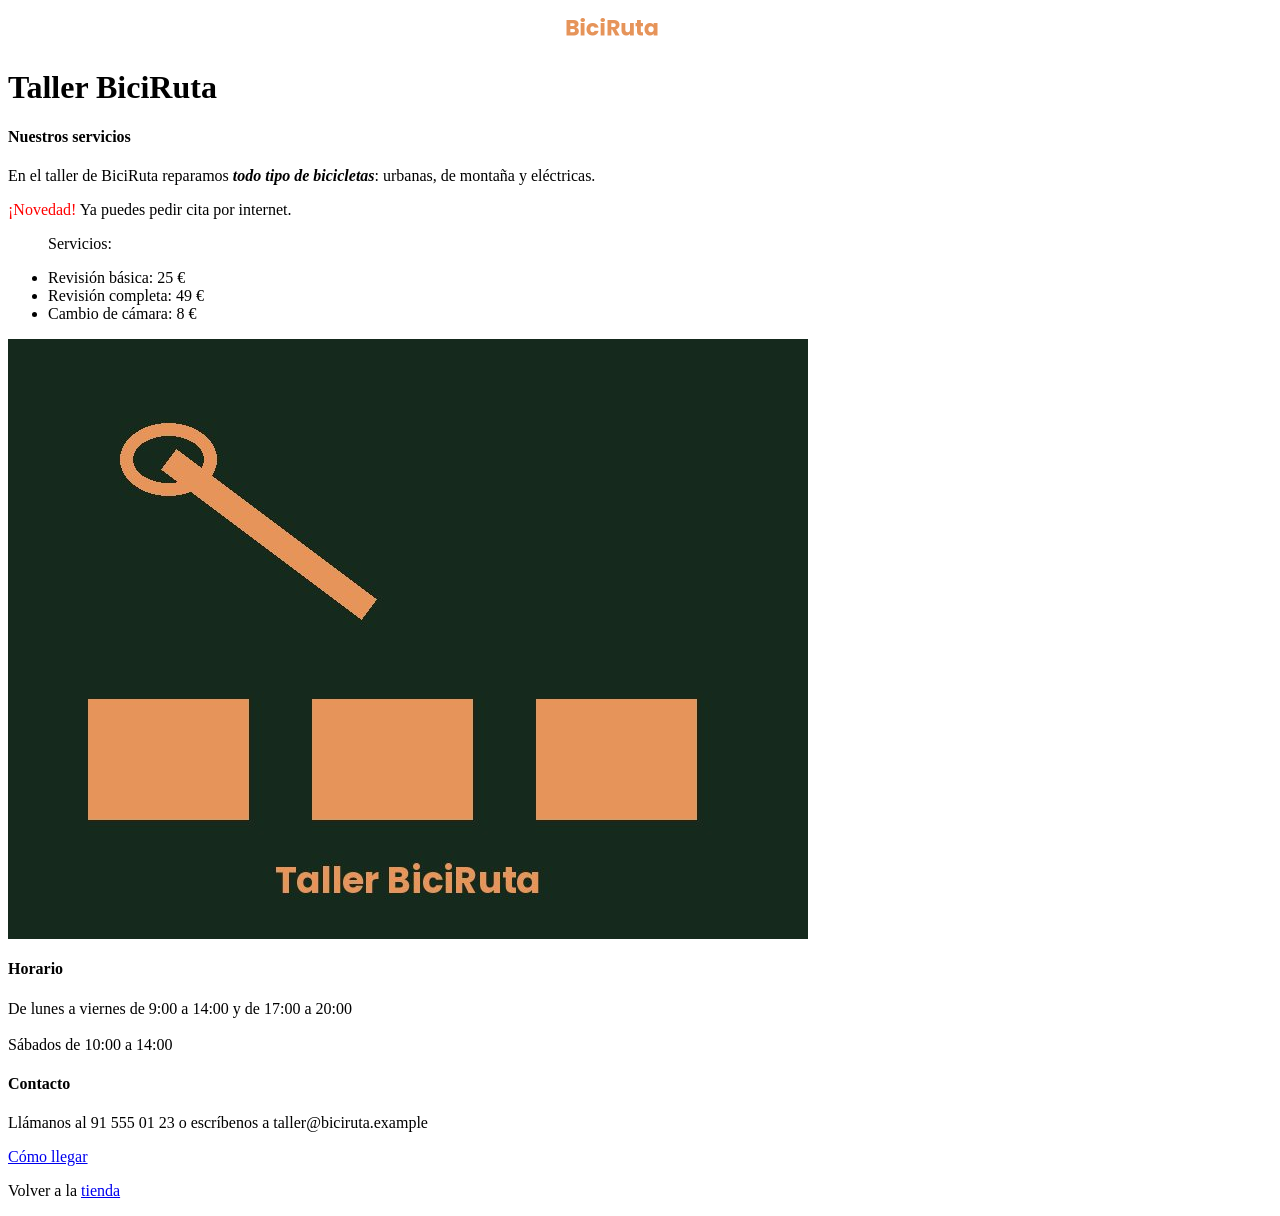
<file: ut02/taller_borrador.html>
<html>
<head>
<meta name="description" content="Taller de BiciRuta">
</head>
<body>
<center><img src="img/logo_biciruta.png" width=160></center>
<h1>Taller BiciRuta</h1>
<h4>Nuestros servicios</h4>
<p>En el taller de BiciRuta reparamos <b><i>todo tipo de bicicletas</b></i>: urbanas, de montaña y eléctricas.
<p><font color="red">¡Novedad!</font> Ya puedes pedir cita por internet.</p>
<ul>
  <p>Servicios:</p>
  <li>Revisión básica: 25 €
  <li>Revisión completa: 49 €</li>
  <li>Cambio de cámara: 8 €</li>
</ul>
<img src="img/taller.jpg">
<h4 id="horario">Horario</h4>
<p>De lunes a viernes de 9:00 a 14:00 y de 17:00 a 20:00<br><br>Sábados de 10:00 a 14:00</p>
<h4 id="horario">Contacto</h4>
<p>Llámanos al <a>91 555 01 23</a> o escríbenos a taller@biciruta.example</p>
<a href=https://www.openstreetmap.org target=_blank>Cómo llegar</a>
<p>Volver a la <a href="index.html">tienda</a>
</body>
</html>
</file>
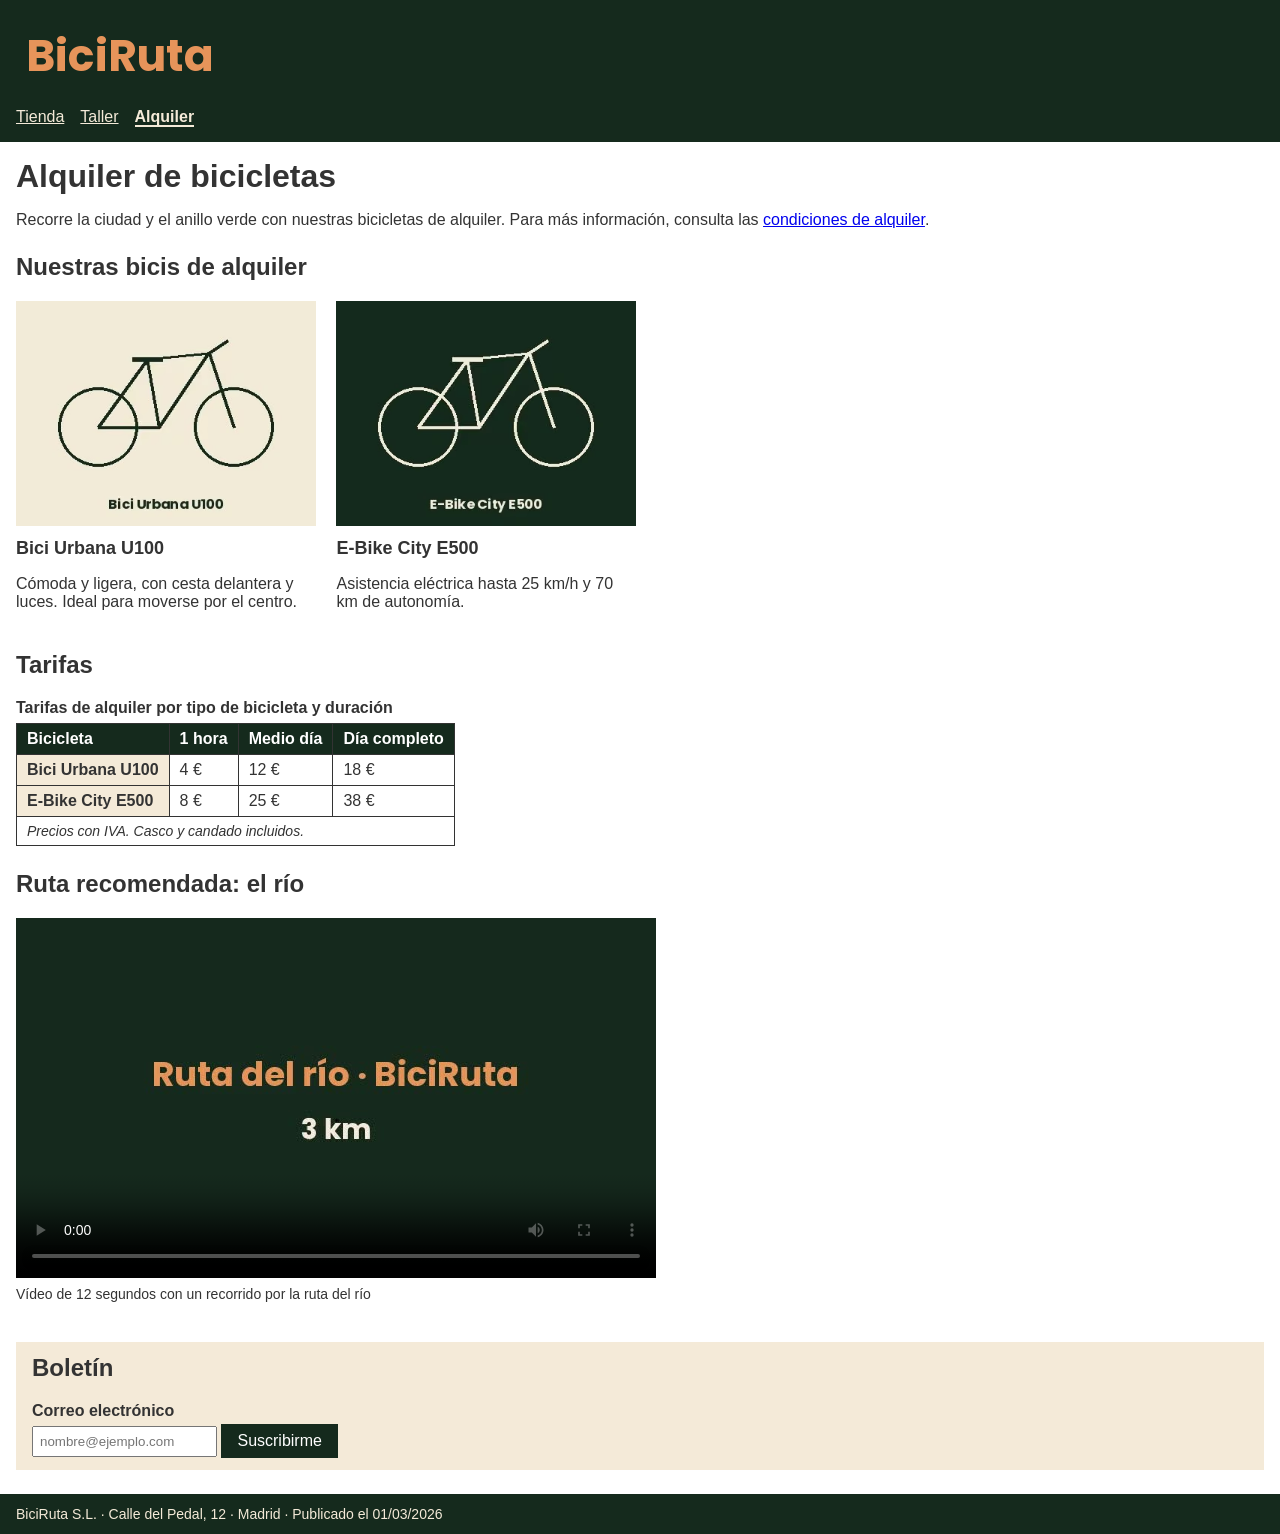
<file: ut03/alquiler/alquiler.html>
<!DOCTYPE html>
<html lang="es">
<head>
  <meta charset="UTF-8">
  <meta name="viewport" content="width=device-width, initial-scale=1.0">
  <title>Alquiler de bicicletas · BiciRuta</title>
  <link rel="stylesheet" href="css/estilos.css">
</head>
<body>
<a class="saltar" href="#contenido">Saltar al contenido principal</a>

<header class="cabecera">
  <img src="img/logo_biciruta.png" alt="BiciRuta" width="320" height="80">
  <nav aria-label="Menú principal">
    <ul class="menu">
      <li><a href="index.html">Tienda</a></li>
      <li><a href="taller.html">Taller</a></li>
      <li><a href="alquiler.html" aria-current="page">Alquiler</a></li>
    </ul>
  </nav>
</header>

<main id="contenido">
  <h1>Alquiler de bicicletas</h1>
  <p>Recorre la ciudad y el anillo verde con nuestras bicicletas de alquiler. Para más información, consulta las <a href="condiciones.html">condiciones de alquiler</a>.</p>

  <section>
    <h2>Nuestras bicis de alquiler</h2>
    <article class="bici">
      <picture>
        <source type="image/avif"
                srcset="img/bici_urbana-400.avif 400w,
                        img/bici_urbana-800.avif 800w,
                        img/bici_urbana-1200.avif 1200w"
                sizes="(min-width: 700px) 300px, 100vw">
        <source type="image/webp"
                srcset="img/bici_urbana-400.webp 400w,
                        img/bici_urbana-800.webp 800w,
                        img/bici_urbana-1200.webp 1200w"
                sizes="(min-width: 700px) 300px, 100vw">
        <img src="img/bici_urbana-400.jpg"
             srcset="img/bici_urbana-400.jpg 400w,
                     img/bici_urbana-800.jpg 800w,
                     img/bici_urbana-1200.jpg 1200w"
             sizes="(min-width: 700px) 300px, 100vw"
             width="400" height="300" loading="lazy"
             alt="Bicicleta urbana U100 con cesta delantera">
      </picture>
      <h3>Bici Urbana U100</h3>
      <p>Cómoda y ligera, con cesta delantera y luces. Ideal para moverse por el centro.</p>
    </article>
    <article class="bici">
      <picture>
        <source type="image/avif"
                srcset="img/bici_electrica-400.avif 400w,
                        img/bici_electrica-800.avif 800w,
                        img/bici_electrica-1200.avif 1200w"
                sizes="(min-width: 700px) 300px, 100vw">
        <source type="image/webp"
                srcset="img/bici_electrica-400.webp 400w,
                        img/bici_electrica-800.webp 800w,
                        img/bici_electrica-1200.webp 1200w"
                sizes="(min-width: 700px) 300px, 100vw">
        <img src="img/bici_electrica-400.jpg"
             srcset="img/bici_electrica-400.jpg 400w,
                     img/bici_electrica-800.jpg 800w,
                     img/bici_electrica-1200.jpg 1200w"
             sizes="(min-width: 700px) 300px, 100vw"
             width="400" height="300" loading="lazy"
             alt="Bicicleta eléctrica E-Bike City E500">
      </picture>
      <h3>E-Bike City E500</h3>
      <p>Asistencia eléctrica hasta 25 km/h y 70 km de autonomía.</p>
    </article>
  </section>

  <section>
    <h2>Tarifas</h2>
    <table>
      <caption>Tarifas de alquiler por tipo de bicicleta y duración</caption>
      <thead>
        <tr>
          <th scope="col">Bicicleta</th>
          <th scope="col">1 hora</th>
          <th scope="col">Medio día</th>
          <th scope="col">Día completo</th>
        </tr>
      </thead>
      <tbody>
        <tr>
          <th scope="row">Bici Urbana U100</th>
          <td>4 €</td><td>12 €</td><td>18 €</td>
        </tr>
        <tr>
          <th scope="row">E-Bike City E500</th>
          <td>8 €</td><td>25 €</td><td>38 €</td>
        </tr>
      </tbody>
      <tfoot>
        <tr>
          <td colspan="4">Precios con IVA. Casco y candado incluidos.</td>
        </tr>
      </tfoot>
    </table>
  </section>

  <section>
    <h2>Ruta recomendada: el río</h2>
    <figure>
      <video controls preload="metadata" width="640" height="360" poster="img/ruta_rio_poster.jpg">
        <source src="media/ruta_rio.mp4" type="video/mp4">
        <track kind="captions" src="media/ruta_rio.es.vtt" srclang="es" label="Español" default>
        <p>Tu navegador no puede reproducir el vídeo. Puedes <a href="media/ruta_rio.mp4">descargar el vídeo de la ruta del río</a>.</p>
      </video>
      <figcaption>Vídeo de 12 segundos con un recorrido por la ruta del río</figcaption>
    </figure>
  </section>
</main>

<aside class="lateral">
  <h2>Boletín</h2>
  <form action="#" onsubmit="alert('¡Gracias!'); return false;">
    <label for="correo">Correo electrónico</label>
    <input type="email" id="correo" name="correo" placeholder="nombre@ejemplo.com" autocomplete="email" required>
    <button type="submit" class="boton">Suscribirme</button>
  </form>
</aside>

<footer class="pie">
  <p>BiciRuta S.L. · Calle del Pedal, 12 · Madrid · Publicado el <time datetime="2026-03-01">01/03/2026</time></p>
</footer>
</body>
</html>
</file>
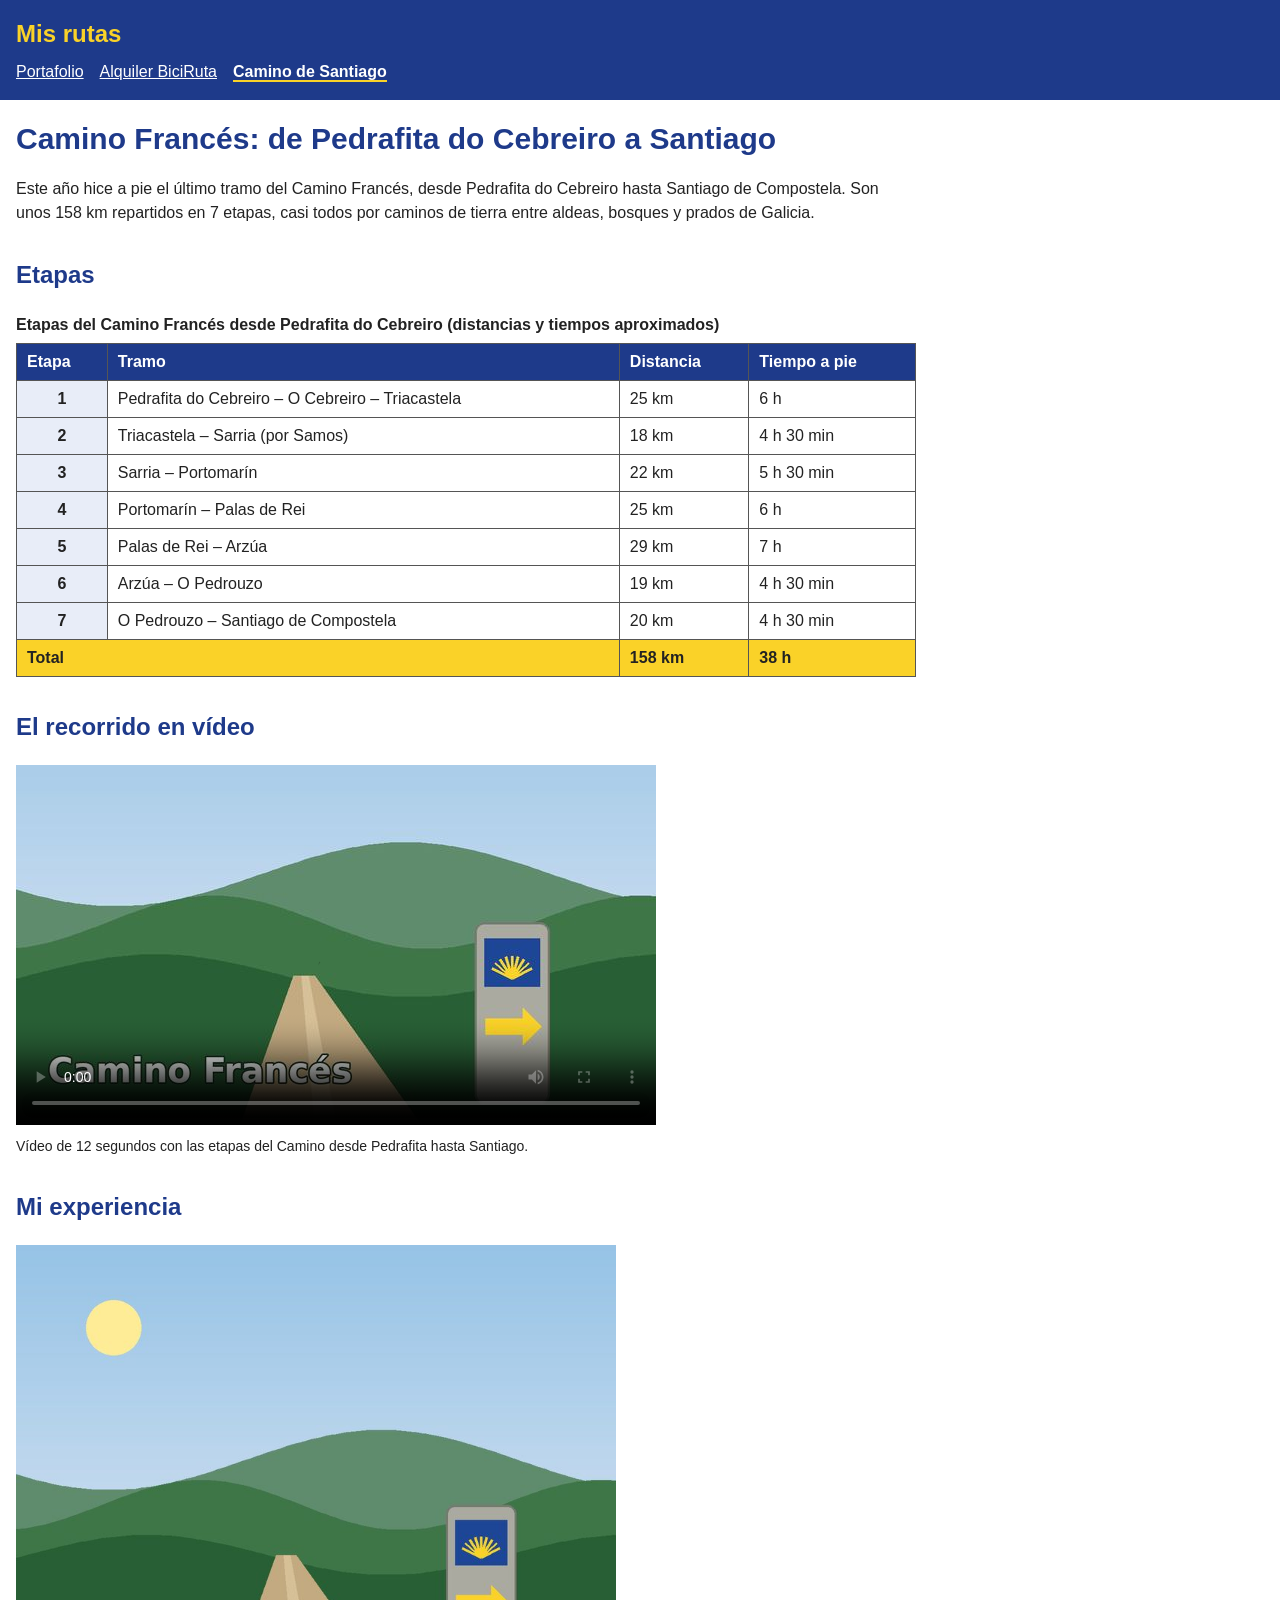
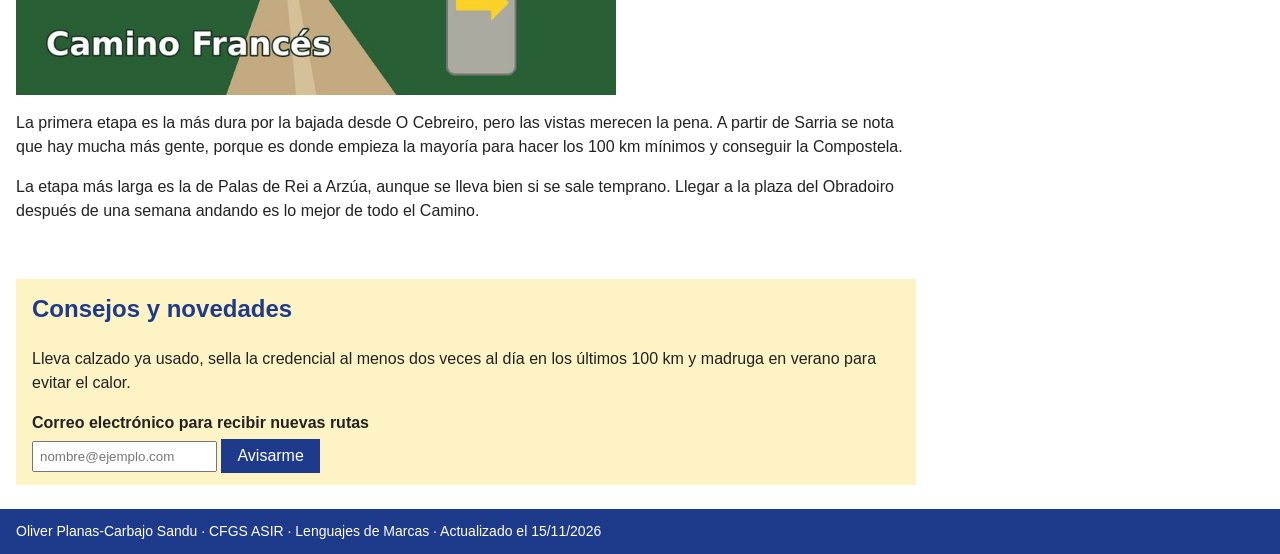
<file: ut03/camino/camino.html>
<!doctype html>
<html lang="es">
  <head>
    <meta charset="UTF-8" />
    <meta name="viewport" content="width=device-width, initial-scale=1.0" />
    <title>
      Camino Francés desde Pedrafita do Cebreiro · Portafolio de Oliver
    </title>
    <link rel="stylesheet" href="css/estilos.css" />
  </head>
  <body>
    <a class="saltar" href="#contenido">Saltar al contenido principal</a>

    <header class="cabecera">
      <p class="sitio">Mis rutas</p>
      <nav aria-label="Menú principal">
        <ul class="menu">
          <li><a href="../../index.html">Portafolio</a></li>
          <li><a href="../alquiler/alquiler.html">Alquiler BiciRuta</a></li>
          <li>
            <a href="camino.html" aria-current="page">Camino de Santiago</a>
          </li>
        </ul>
      </nav>
    </header>

    <main id="contenido">
      <h1>Camino Francés: de Pedrafita do Cebreiro a Santiago</h1>
      <p>
        Este año hice a pie el último tramo del Camino Francés, desde Pedrafita
        do Cebreiro hasta Santiago de Compostela. Son unos 158 km repartidos en
        7 etapas, casi todos por caminos de tierra entre aldeas, bosques y
        prados de Galicia.
      </p>

      <section>
        <h2>Etapas</h2>
        <table>
          <caption>
            Etapas del Camino Francés desde Pedrafita do Cebreiro (distancias y
            tiempos aproximados)
          </caption>
          <thead>
            <tr>
              <th scope="col">Etapa</th>
              <th scope="col">Tramo</th>
              <th scope="col">Distancia</th>
              <th scope="col">Tiempo a pie</th>
            </tr>
          </thead>
          <tbody>
            <tr>
              <th scope="row">1</th>
              <td>Pedrafita do Cebreiro – O Cebreiro – Triacastela</td>
              <td>25 km</td>
              <td>6 h</td>
            </tr>
            <tr>
              <th scope="row">2</th>
              <td>Triacastela – Sarria (por Samos)</td>
              <td>18 km</td>
              <td>4 h 30 min</td>
            </tr>
            <tr>
              <th scope="row">3</th>
              <td>Sarria – Portomarín</td>
              <td>22 km</td>
              <td>5 h 30 min</td>
            </tr>
            <tr>
              <th scope="row">4</th>
              <td>Portomarín – Palas de Rei</td>
              <td>25 km</td>
              <td>6 h</td>
            </tr>
            <tr>
              <th scope="row">5</th>
              <td>Palas de Rei – Arzúa</td>
              <td>29 km</td>
              <td>7 h</td>
            </tr>
            <tr>
              <th scope="row">6</th>
              <td>Arzúa – O Pedrouzo</td>
              <td>19 km</td>
              <td>4 h 30 min</td>
            </tr>
            <tr>
              <th scope="row">7</th>
              <td>O Pedrouzo – Santiago de Compostela</td>
              <td>20 km</td>
              <td>4 h 30 min</td>
            </tr>
          </tbody>
          <tfoot>
            <tr>
              <th scope="row" colspan="2">Total</th>
              <td>158 km</td>
              <td>38 h</td>
            </tr>
          </tfoot>
        </table>
      </section>

      <section>
        <h2>El recorrido en vídeo</h2>
        <figure>
          <video
            controls
            preload="metadata"
            width="640"
            height="360"
            poster="img/camino_poster.jpg"
          >
            <source src="media/camino.mp4" type="video/mp4" />
            <track
              kind="captions"
              src="media/camino.es.vtt"
              srclang="es"
              label="Español"
              default
            />
            <p>
              Tu navegador no puede reproducir el vídeo. Puedes
              <a href="media/camino.mp4">descargar el vídeo del recorrido</a>.
            </p>
          </video>
          <figcaption>
            Vídeo de 12 segundos con las etapas del Camino desde Pedrafita hasta
            Santiago.
          </figcaption>
        </figure>
      </section>

      <article>
        <h2>Mi experiencia</h2>
        <img
          src="img/camino-400.jpg"
          srcset="
            img/camino-400.jpg   400w,
            img/camino-800.jpg   800w,
            img/camino-1200.jpg 1200w
          "
          sizes="(min-width: 700px) 600px, 100vw"
          width="400"
          height="300"
          loading="lazy"
          alt="Camino de tierra entre montes verdes con un mojón que tiene la concha y la flecha amarilla del Camino"
        />
        <p>
          La primera etapa es la más dura por la bajada desde O Cebreiro, pero
          las vistas merecen la pena. A partir de Sarria se nota que hay mucha
          más gente, porque es donde empieza la mayoría para hacer los 100 km
          mínimos y conseguir la Compostela.
        </p>
        <p>
          La etapa más larga es la de Palas de Rei a Arzúa, aunque se lleva bien
          si se sale temprano. Llegar a la plaza del Obradoiro después de una
          semana andando es lo mejor de todo el Camino.
        </p>
      </article>
    </main>

    <aside class="lateral">
      <h2>Consejos y novedades</h2>
      <p>
        Lleva calzado ya usado, sella la credencial al menos dos veces al día en
        los últimos 100 km y madruga en verano para evitar el calor.
      </p>
      <form
        action="#"
        onsubmit="
          alert('¡Gracias! Te avisaré cuando suba nuevas rutas.');
          return false;
        "
      >
        <label for="correo">Correo electrónico para recibir nuevas rutas</label>
        <input
          type="email"
          id="correo"
          name="correo"
          placeholder="nombre@ejemplo.com"
          autocomplete="email"
          required
        />
        <button type="submit" class="boton">Avisarme</button>
      </form>
    </aside>

    <footer class="pie">
      <p>
        Oliver Planas-Carbajo Sandu · CFGS ASIR · Lenguajes de Marcas ·
        Actualizado el <time datetime="2026-11-15">15/11/2026</time>
      </p>
    </footer>
  </body>
</html>
</file>
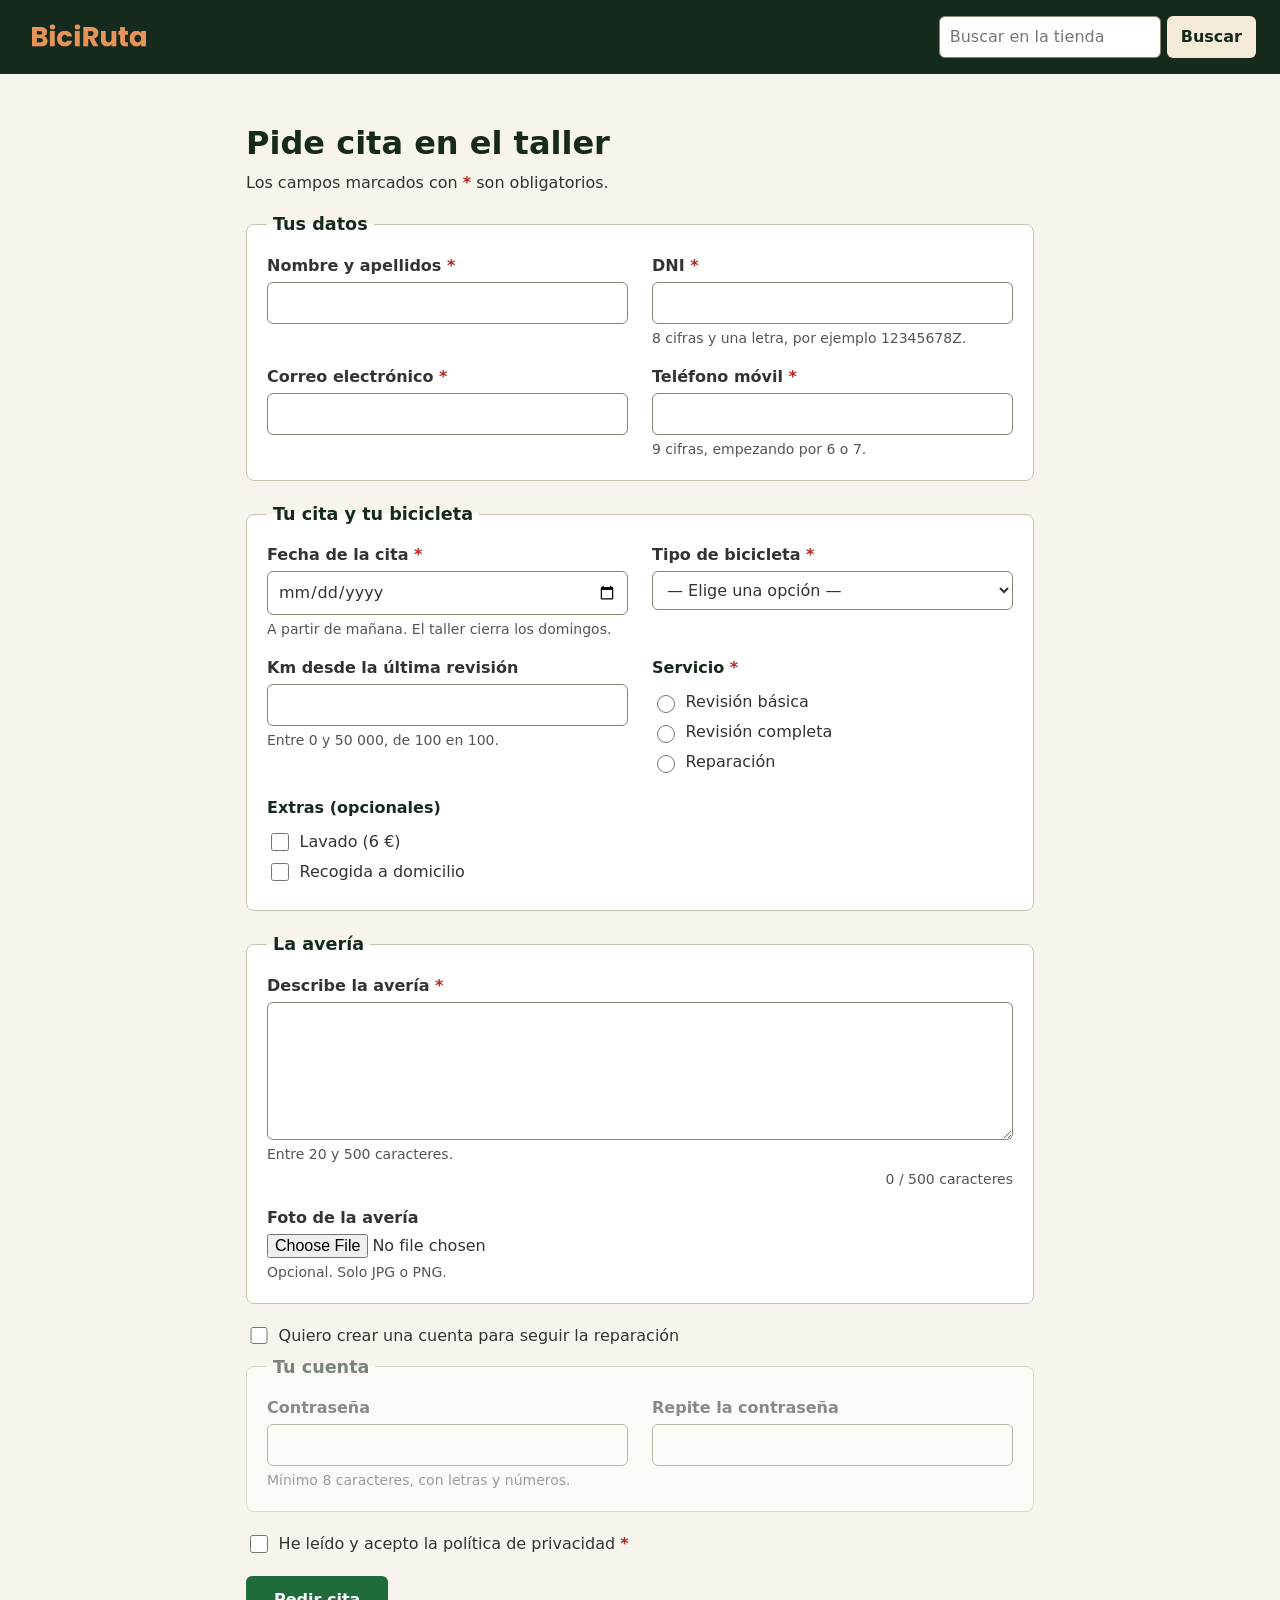
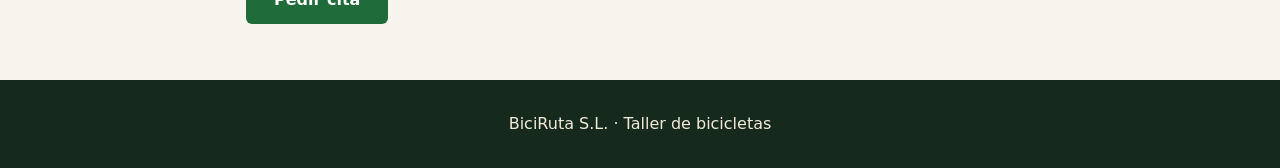
<file: ut04/cita/cita.html>
<!DOCTYPE html>
<html lang="es">
<head>
  <meta charset="UTF-8">
  <meta name="viewport" content="width=device-width, initial-scale=1.0">
  <title>Pide cita en el taller · BiciRuta</title>
  <link rel="stylesheet" href="css/cita.css">
  <!-- defer: el script se descarga en paralelo y se ejecuta cuando el HTML ya está cargado -->
  <script src="js/cita.js" defer></script>
</head>
<body>
  <header class="cabecera">
    <img src="img/logo_biciruta.png" alt="BiciRuta" width="320" height="80">

    <!-- Buscador: GET, porque solo consulta datos y la URL con la búsqueda se puede guardar o compartir -->
    <form class="buscador" role="search" action="receptor.html" method="get">
      <label for="q" class="solo-lector">Buscar en la tienda</label>
      <input type="search" id="q" name="q" placeholder="Buscar en la tienda">
      <button type="submit">Buscar</button>
    </form>
  </header>

  <main>
    <h1>Pide cita en el taller</h1>
    <p class="intro">Los campos marcados con <span class="obligatorio">*</span> son obligatorios.</p>

    <!-- Cita: POST, porque lleva datos personales y una contraseña que no deben quedar en la URL,
         y multipart/form-data porque incluye un fichero (la foto) -->
    <form action="https://httpbin.org/post" method="post" enctype="multipart/form-data">

      <!-- 1. Datos personales -->
      <fieldset>
        <legend>Tus datos</legend>

        <div class="campo">
          <label for="nombre">Nombre y apellidos <span class="obligatorio">*</span></label>
          <input type="text" id="nombre" name="nombre" autocomplete="name"
                 required minlength="3" maxlength="80">
        </div>

        <div class="campo">
          <label for="dni">DNI <span class="obligatorio">*</span></label>
          <input type="text" id="dni" name="dni" aria-describedby="ayuda-dni"
                 required pattern="[0-9]{8}[A-Za-z]"
                 title="8 cifras y una letra, por ejemplo 12345678Z">
          <small id="ayuda-dni" class="ayuda">8 cifras y una letra, por ejemplo 12345678Z.</small>
        </div>

        <div class="campo">
          <label for="correo">Correo electrónico <span class="obligatorio">*</span></label>
          <input type="email" id="correo" name="correo" autocomplete="email" required>
        </div>

        <div class="campo">
          <label for="telefono">Teléfono móvil <span class="obligatorio">*</span></label>
          <input type="tel" id="telefono" name="telefono" autocomplete="tel" aria-describedby="ayuda-telefono"
                 required pattern="[67][0-9]{8}"
                 title="9 cifras empezando por 6 o 7, por ejemplo 612345678">
          <small id="ayuda-telefono" class="ayuda">9 cifras, empezando por 6 o 7.</small>
        </div>
      </fieldset>

      <!-- 2. La cita y la bicicleta -->
      <fieldset>
        <legend>Tu cita y tu bicicleta</legend>

        <div class="campo">
          <label for="fecha">Fecha de la cita <span class="obligatorio">*</span></label>
          <input type="date" id="fecha" name="fecha" aria-describedby="ayuda-fecha" required>
          <small id="ayuda-fecha" class="ayuda">A partir de mañana. El taller cierra los domingos.</small>
        </div>

        <div class="campo">
          <label for="tipo">Tipo de bicicleta <span class="obligatorio">*</span></label>
          <select id="tipo" name="tipo" required>
            <option value="">— Elige una opción —</option>
            <option value="urbana">Urbana</option>
            <option value="montana">Montaña</option>
            <option value="electrica">Eléctrica</option>
          </select>
        </div>

        <div class="campo">
          <label for="km">Km desde la última revisión</label>
          <input type="number" id="km" name="km" aria-describedby="ayuda-km"
                 min="0" max="50000" step="100">
          <small id="ayuda-km" class="ayuda">Entre 0 y 50 000, de 100 en 100.</small>
        </div>

        <!-- Los tres radios comparten name: solo se puede elegir uno -->
        <fieldset class="grupo">
          <legend>Servicio <span class="obligatorio">*</span></legend>
          <div class="opcion">
            <input type="radio" id="servicio-basica" name="servicio" value="basica" required>
            <label for="servicio-basica">Revisión básica</label>
          </div>
          <div class="opcion">
            <input type="radio" id="servicio-completa" name="servicio" value="completa">
            <label for="servicio-completa">Revisión completa</label>
          </div>
          <div class="opcion">
            <input type="radio" id="servicio-reparacion" name="servicio" value="reparacion">
            <label for="servicio-reparacion">Reparación</label>
          </div>
        </fieldset>

        <fieldset class="grupo">
          <legend>Extras (opcionales)</legend>
          <div class="opcion">
            <input type="checkbox" id="extra-lavado" name="extras" value="lavado">
            <label for="extra-lavado">Lavado (6 €)</label>
          </div>
          <div class="opcion">
            <input type="checkbox" id="extra-recogida" name="extras" value="recogida">
            <label for="extra-recogida">Recogida a domicilio</label>
          </div>
        </fieldset>
      </fieldset>

      <!-- 3. La avería -->
      <fieldset>
        <legend>La avería</legend>

        <div class="campo campo-ancho">
          <label for="averia">Describe la avería <span class="obligatorio">*</span></label>
          <textarea id="averia" name="averia" rows="5" aria-describedby="ayuda-averia"
                    required minlength="20" maxlength="500"></textarea>
          <small id="ayuda-averia" class="ayuda">Entre 20 y 500 caracteres.</small>
          <small id="contador" class="ayuda contador">0 / 500 caracteres</small>
        </div>

        <div class="campo campo-ancho">
          <label for="foto">Foto de la avería</label>
          <input type="file" id="foto" name="foto" accept=".jpg,.jpeg,.png,image/jpeg,image/png" aria-describedby="ayuda-foto">
          <small id="ayuda-foto" class="ayuda">Opcional. Solo JPG o PNG.</small>
        </div>
      </fieldset>

      <!-- 4. Cuenta opcional: el fieldset empieza deshabilitado y cita.js lo habilita -->
      <div class="opcion">
        <input type="checkbox" id="crear-cuenta" name="crear_cuenta" value="si">
        <label for="crear-cuenta">Quiero crear una cuenta para seguir la reparación</label>
      </div>

      <fieldset id="cuenta" disabled>
        <legend>Tu cuenta</legend>

        <div class="campo">
          <label for="clave">Contraseña</label>
          <input type="password" id="clave" name="clave" autocomplete="new-password" aria-describedby="ayuda-clave"
                 required pattern="(?=.*[A-Za-z])(?=.*[0-9]).{8,}"
                 title="Mínimo 8 caracteres, con al menos una letra y un número">
          <small id="ayuda-clave" class="ayuda">Mínimo 8 caracteres, con letras y números.</small>
        </div>

        <div class="campo">
          <label for="clave2">Repite la contraseña</label>
          <input type="password" id="clave2" name="clave2" autocomplete="new-password" required>
        </div>
      </fieldset>

      <!-- Ampliación · Campo trampa (honeypot): las personas no lo ven ni llegan a él con el tabulador.
           Un bot que rellena todos los campos lo rellenará también; si llega con texto, el servidor descarta el envío. -->
      <div class="trampa" aria-hidden="true">
        <label for="web">No rellenes este campo</label>
        <input type="text" id="web" name="web" tabindex="-1" autocomplete="off">
      </div>

      <!-- 5. Privacidad -->
      <div class="opcion privacidad">
        <input type="checkbox" id="privacidad" name="privacidad" value="acepto" required>
        <label for="privacidad">He leído y acepto la política de privacidad <span class="obligatorio">*</span></label>
      </div>

      <button type="submit">Pedir cita</button>
    </form>
  </main>

  <footer class="pie">
    <p>BiciRuta S.L. · Taller de bicicletas</p>
  </footer>
</body>
</html>
</file>
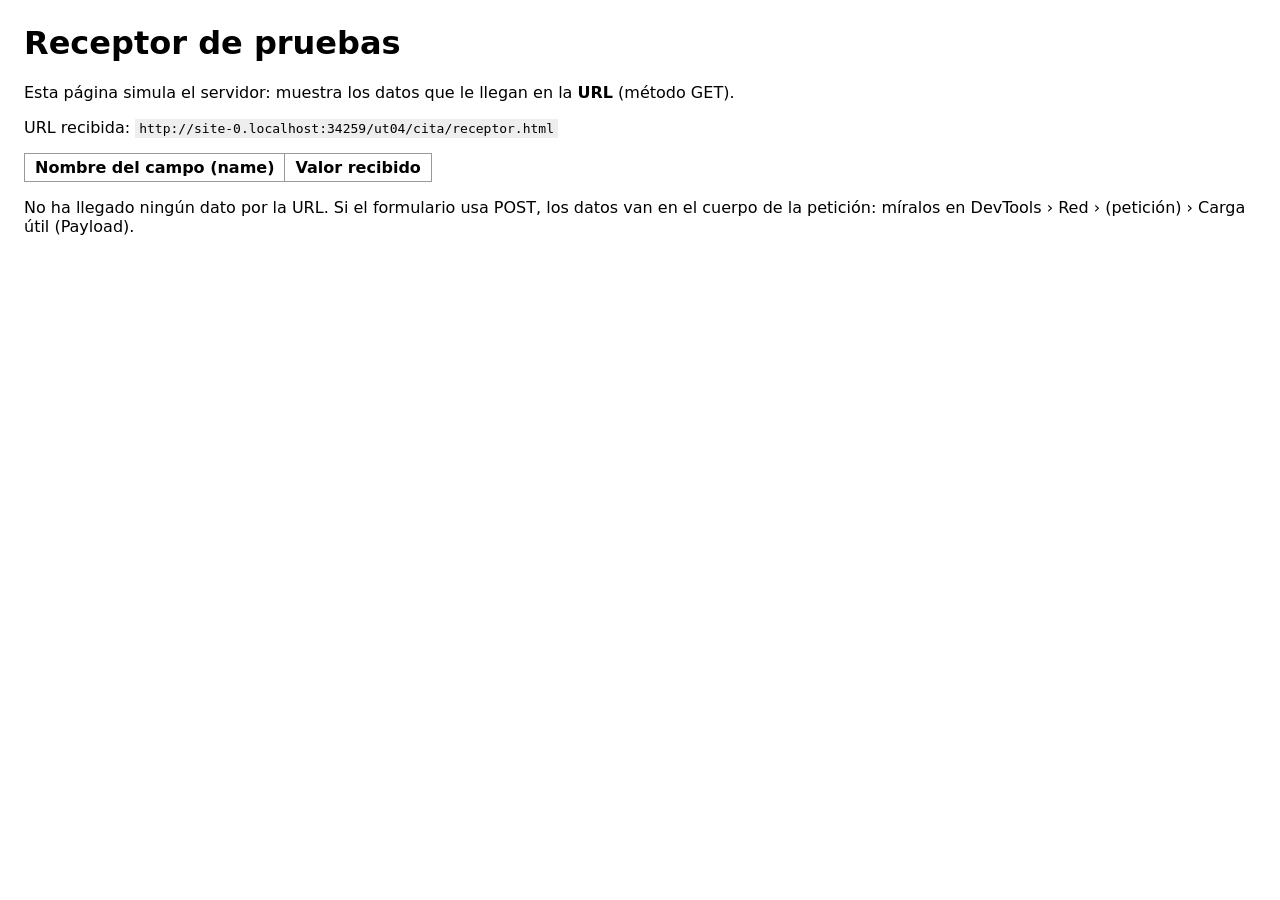
<file: ut04/cita/receptor.html>
<!DOCTYPE html>
<html lang="es">
<head>
  <meta charset="UTF-8">
  <meta name="viewport" content="width=device-width, initial-scale=1.0">
  <title>Receptor de pruebas (GET)</title>
  <style>
    body { font-family: system-ui, sans-serif; margin: 24px; }
    table { border-collapse: collapse; } th, td { border: 1px solid #999; padding: 4px 10px; text-align: left; }
    code { background: #eee; padding: 2px 4px; word-break: break-all; }
  </style>
</head>
<body>
  <h1>Receptor de pruebas</h1>
  <p>Esta página simula el servidor: muestra los datos que le llegan en la <strong>URL</strong> (método GET).</p>
  <p>URL recibida: <code id="url"></code></p>
  <table>
    <thead><tr><th scope="col">Nombre del campo (name)</th><th scope="col">Valor recibido</th></tr></thead>
    <tbody id="datos"></tbody>
  </table>
  <p id="vacio" hidden>No ha llegado ningún dato por la URL. Si el formulario usa POST, los datos van en el cuerpo de la petición: míralos en DevTools › Red › (petición) › Carga útil (Payload).</p>
  <script>
    document.getElementById('url').textContent = location.href;
    const parametros = new URLSearchParams(location.search);
    const cuerpo = document.getElementById('datos');
    for (const [nombre, valor] of parametros) {
      const fila = document.createElement('tr');
      const c1 = document.createElement('td'); c1.textContent = nombre;
      const c2 = document.createElement('td'); c2.textContent = valor === '' ? '(vacío)' : valor;
      fila.append(c1, c2); cuerpo.append(fila);
    }
    document.getElementById('vacio').hidden = [...parametros].length > 0;
  </script>
</body>
</html>
</file>
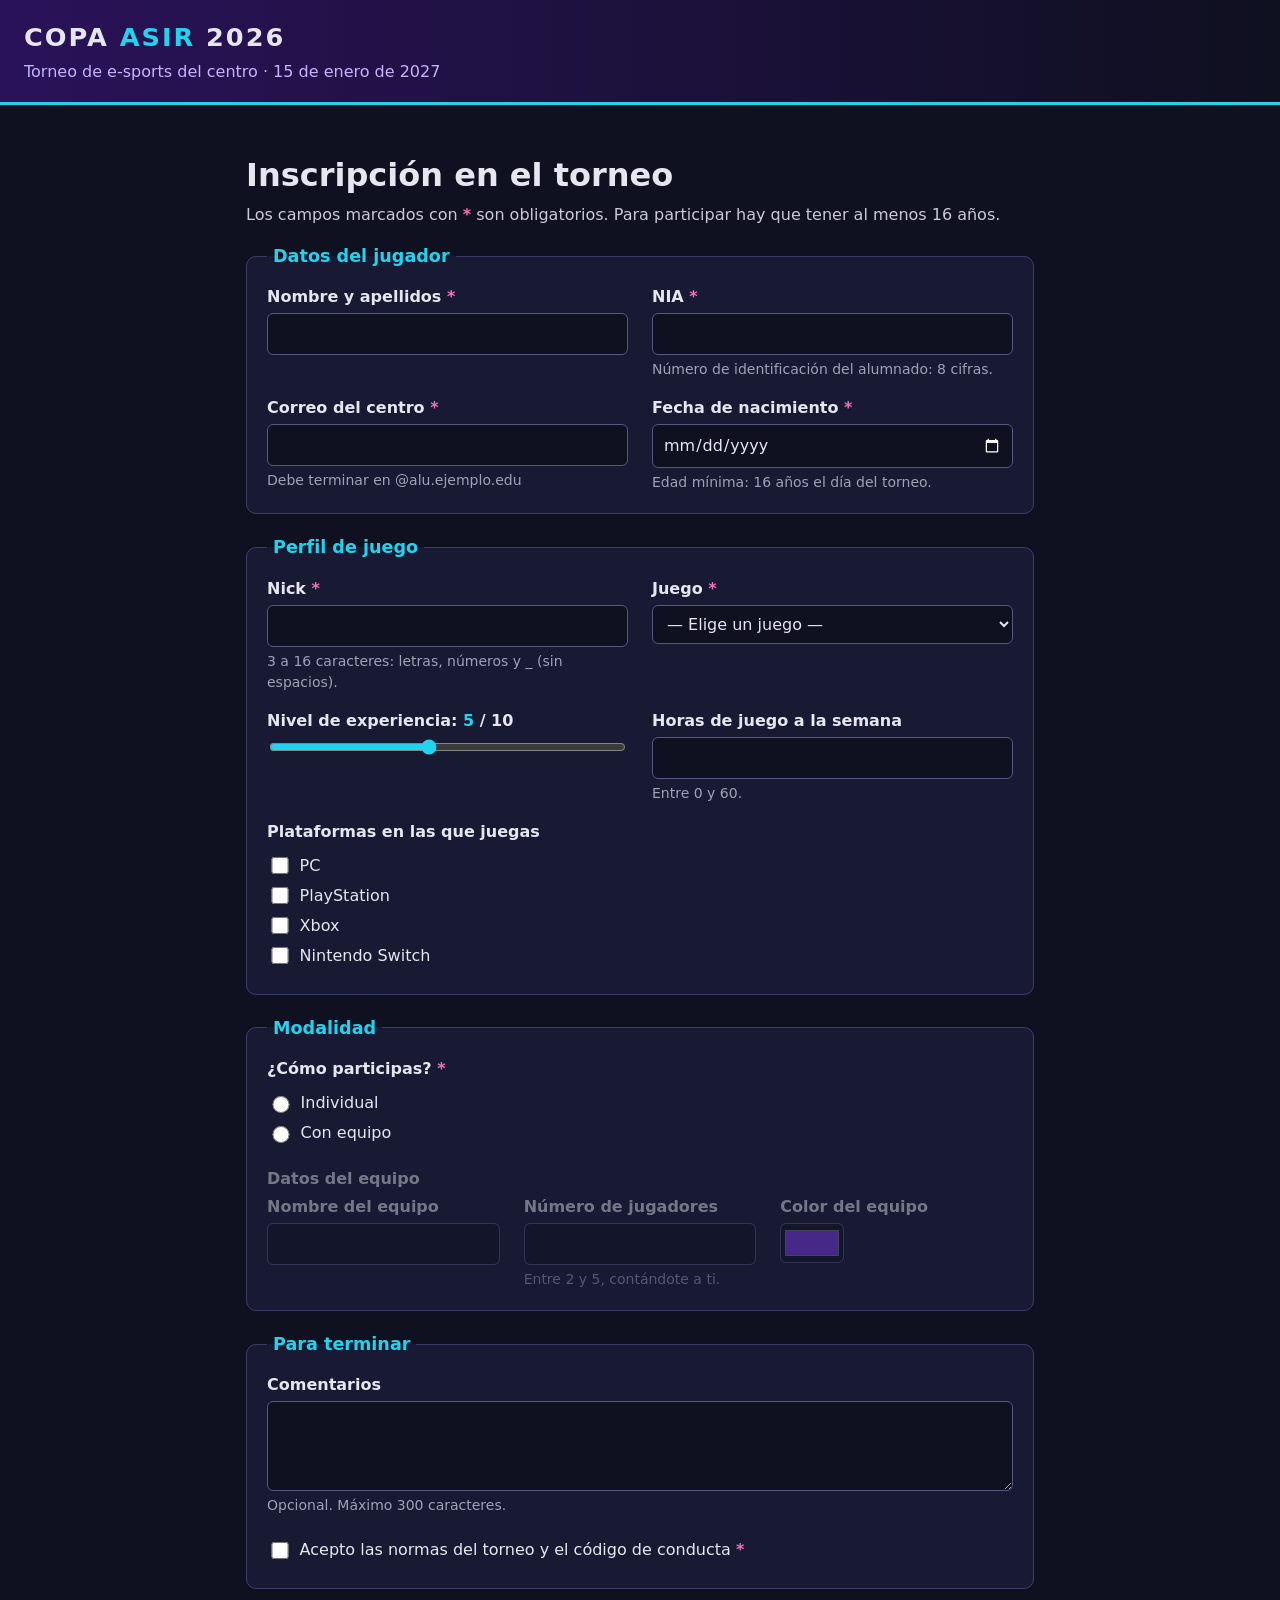
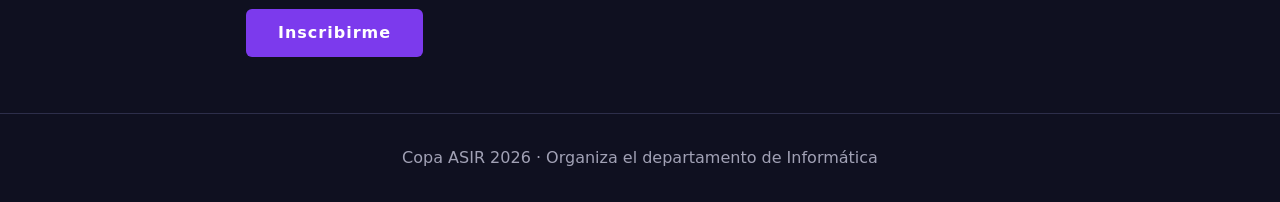
<file: ut04/torneo/torneo.html>
<!DOCTYPE html>
<html lang="es">
<head>
  <meta charset="UTF-8">
  <meta name="viewport" content="width=device-width, initial-scale=1.0">
  <title>Inscripción · Copa ASIR de e-sports 2026</title>
  <link rel="stylesheet" href="css/torneo.css">
  <script src="js/torneo.js" defer></script>
</head>
<body>
  <header class="cabecera">
    <p class="marca">COPA <span>ASIR</span> 2026</p>
    <p class="lema">Torneo de e-sports del centro · 15 de enero de 2027</p>
  </header>

  <main>
    <h1>Inscripción en el torneo</h1>
    <p class="intro">Los campos marcados con <span class="obligatorio">*</span> son obligatorios.
      Para participar hay que tener al menos 16 años.</p>

    <!--
      Método POST: la inscripción incluye datos personales (nombre, NIA, correo,
      fecha de nacimiento) que no deben quedar en la URL, el historial ni los
      registros del servidor. Además crea un registro nuevo en el servidor, así
      que no debe repetirse al recargar la página ni poder compartirse como enlace.
      GET solo sería adecuado para una consulta, como buscar un equipo.
    -->
    <form action="https://httpbin.org/post" method="post">

      <!-- 1. Datos del jugador -->
      <fieldset>
        <legend>Datos del jugador</legend>

        <div class="campo">
          <label for="nombre">Nombre y apellidos <span class="obligatorio">*</span></label>
          <input type="text" id="nombre" name="nombre" autocomplete="name"
                 required minlength="3" maxlength="80">
        </div>

        <div class="campo">
          <label for="nia">NIA <span class="obligatorio">*</span></label>
          <input type="text" id="nia" name="nia" inputmode="numeric" aria-describedby="ayuda-nia"
                 required pattern="[0-9]{8}"
                 title="El NIA son 8 cifras, por ejemplo 10234567">
          <small id="ayuda-nia" class="ayuda">Número de identificación del alumnado: 8 cifras.</small>
        </div>

        <div class="campo">
          <label for="correo">Correo del centro <span class="obligatorio">*</span></label>
          <input type="email" id="correo" name="correo" autocomplete="email" aria-describedby="ayuda-correo"
                 required pattern="[^@\s]+@alu\.ejemplo\.edu"
                 title="Usa tu correo del centro, que termina en @alu.ejemplo.edu">
          <small id="ayuda-correo" class="ayuda">Debe terminar en @alu.ejemplo.edu</small>
        </div>

        <div class="campo">
          <label for="nacimiento">Fecha de nacimiento <span class="obligatorio">*</span></label>
          <input type="date" id="nacimiento" name="nacimiento" aria-describedby="ayuda-nacimiento"
                 required min="1950-01-01">
          <small id="ayuda-nacimiento" class="ayuda">Edad mínima: 16 años el día del torneo.</small>
        </div>
      </fieldset>

      <!-- 2. Perfil de juego -->
      <fieldset>
        <legend>Perfil de juego</legend>

        <div class="campo">
          <label for="nick">Nick <span class="obligatorio">*</span></label>
          <input type="text" id="nick" name="nick" aria-describedby="ayuda-nick"
                 required pattern="[A-Za-z0-9_]{3,16}"
                 title="De 3 a 16 caracteres: letras sin tildes, números o guion bajo">
          <small id="ayuda-nick" class="ayuda">3 a 16 caracteres: letras, números y _ (sin espacios).</small>
        </div>

        <div class="campo">
          <label for="juego">Juego <span class="obligatorio">*</span></label>
          <select id="juego" name="juego" required>
            <option value="">— Elige un juego —</option>
            <option value="rocket-league">Rocket League</option>
            <option value="valorant">Valorant</option>
            <option value="lol">League of Legends</option>
            <option value="ea-fc">EA Sports FC</option>
          </select>
        </div>

        <div class="campo">
          <label for="nivel">Nivel de experiencia: <output id="valor-nivel" for="nivel">5</output> / 10</label>
          <input type="range" id="nivel" name="nivel" min="1" max="10" step="1" value="5">
        </div>

        <div class="campo">
          <label for="horas">Horas de juego a la semana</label>
          <input type="number" id="horas" name="horas" min="0" max="60" step="1" aria-describedby="ayuda-horas">
          <small id="ayuda-horas" class="ayuda">Entre 0 y 60.</small>
        </div>

        <fieldset class="grupo">
          <legend>Plataformas en las que juegas</legend>
          <div class="opcion">
            <input type="checkbox" id="plat-pc" name="plataformas" value="pc">
            <label for="plat-pc">PC</label>
          </div>
          <div class="opcion">
            <input type="checkbox" id="plat-ps" name="plataformas" value="playstation">
            <label for="plat-ps">PlayStation</label>
          </div>
          <div class="opcion">
            <input type="checkbox" id="plat-xbox" name="plataformas" value="xbox">
            <label for="plat-xbox">Xbox</label>
          </div>
          <div class="opcion">
            <input type="checkbox" id="plat-switch" name="plataformas" value="switch">
            <label for="plat-switch">Nintendo Switch</label>
          </div>
        </fieldset>
      </fieldset>

      <!-- 3. Modalidad -->
      <fieldset>
        <legend>Modalidad</legend>

        <fieldset class="grupo">
          <legend>¿Cómo participas? <span class="obligatorio">*</span></legend>
          <div class="opcion">
            <input type="radio" id="mod-individual" name="modalidad" value="individual" required>
            <label for="mod-individual">Individual</label>
          </div>
          <div class="opcion">
            <input type="radio" id="mod-equipo" name="modalidad" value="equipo">
            <label for="mod-equipo">Con equipo</label>
          </div>
        </fieldset>

        <!-- Solo se activa si se elige «Con equipo» (torneo.js) -->
        <fieldset id="datos-equipo" class="grupo" disabled>
          <legend>Datos del equipo</legend>
          <div class="campo">
            <label for="equipo">Nombre del equipo</label>
            <input type="text" id="equipo" name="equipo" required minlength="3" maxlength="30">
          </div>
          <div class="campo">
            <label for="jugadores">Número de jugadores</label>
            <input type="number" id="jugadores" name="jugadores" required min="2" max="5" step="1"
                   aria-describedby="ayuda-jugadores">
            <small id="ayuda-jugadores" class="ayuda">Entre 2 y 5, contándote a ti.</small>
          </div>
          <div class="campo">
            <label for="color">Color del equipo</label>
            <input type="color" id="color" name="color" value="#7c3aed">
          </div>
        </fieldset>
      </fieldset>

      <!-- 4. Comentarios y normas -->
      <fieldset>
        <legend>Para terminar</legend>

        <div class="campo campo-ancho">
          <label for="comentarios">Comentarios</label>
          <textarea id="comentarios" name="comentarios" rows="3" maxlength="300"
                    aria-describedby="ayuda-comentarios"></textarea>
          <small id="ayuda-comentarios" class="ayuda">Opcional. Máximo 300 caracteres.</small>
        </div>

        <div class="opcion campo-ancho">
          <input type="checkbox" id="normas" name="normas" value="acepto" required>
          <label for="normas">Acepto las normas del torneo y el código de conducta <span class="obligatorio">*</span></label>
        </div>
      </fieldset>

      <button type="submit">Inscribirme</button>
    </form>
  </main>

  <footer class="pie">
    <p>Copa ASIR 2026 · Organiza el departamento de Informática</p>
  </footer>
</body>
</html>
</file>
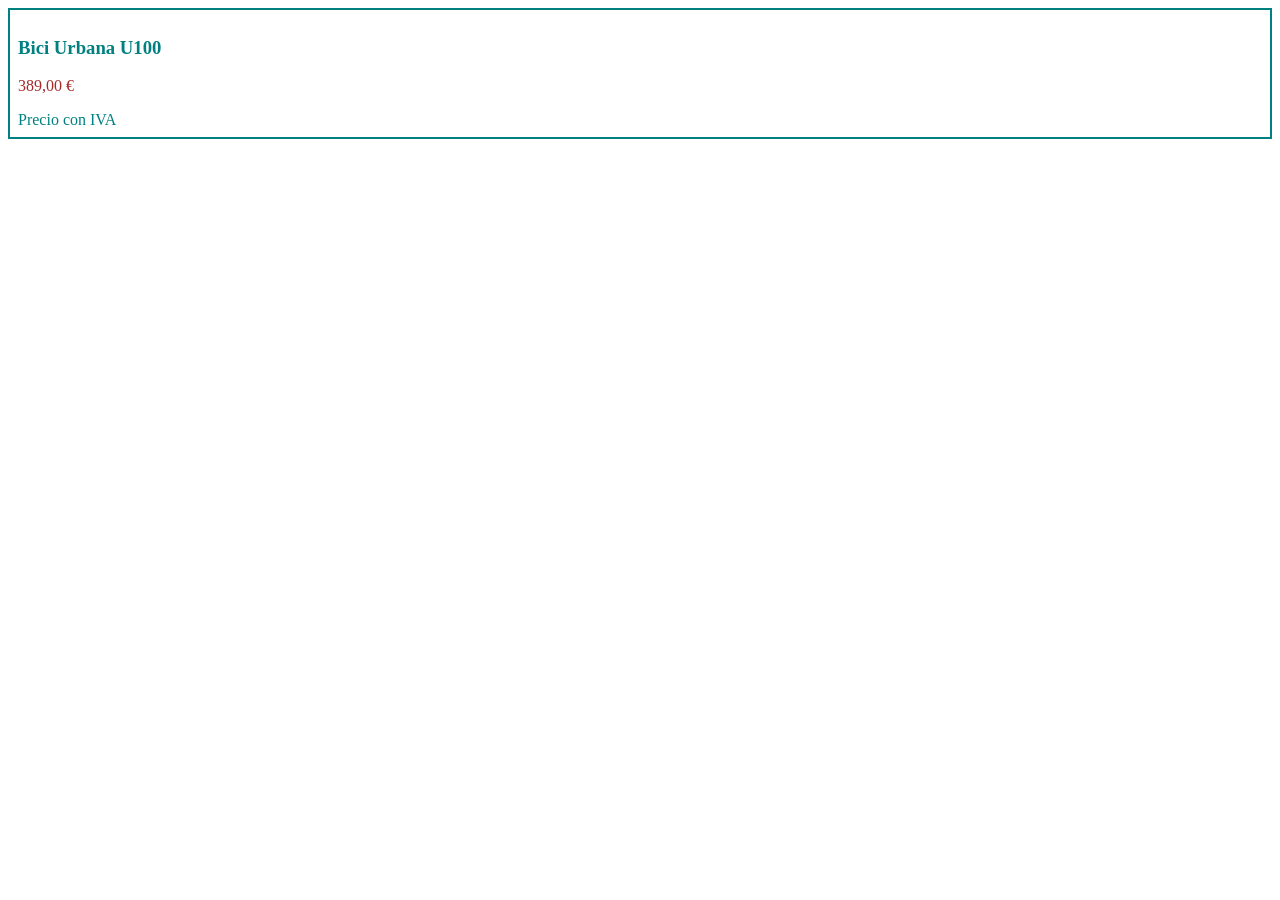
<file: ut06/biciruta/especificidad.html>
<!doctype html>
<html lang="es">
  <head>
    <meta charset="UTF-8" />
    <meta name="viewport" content="width=device-width, initial-scale=1.0" />
    <title>Reto de especificidad</title>
    <style>
      /* A */
      p {
        color: black;
      }
      /* B */
      .precio {
        color: green;
      }
      /* C */
      main article p {
        color: blue;
      }
      /* D 
      .producto .precio {
        color: orange;
      }
      /* E 
      #precio-u100 {
        color: red;
      }
      /* F 
      p.precio.oferta {
        color: purple;
      }
      /* G */
      .precio {
        color: brown;
      }
      /* H */
      article {
        color: teal;
        border: 2px solid teal;
        padding: 8px;
      }
    </style>
  </head>
  <body>
    <main>
      <article class="producto">
        <h3>Bici Urbana U100</h3>
        <p id="precio-u100" class="precio oferta">389,00 €</p>
        <span class="nota">Precio con IVA</span>
      </article>
    </main>
  </body>
</html>
</file>
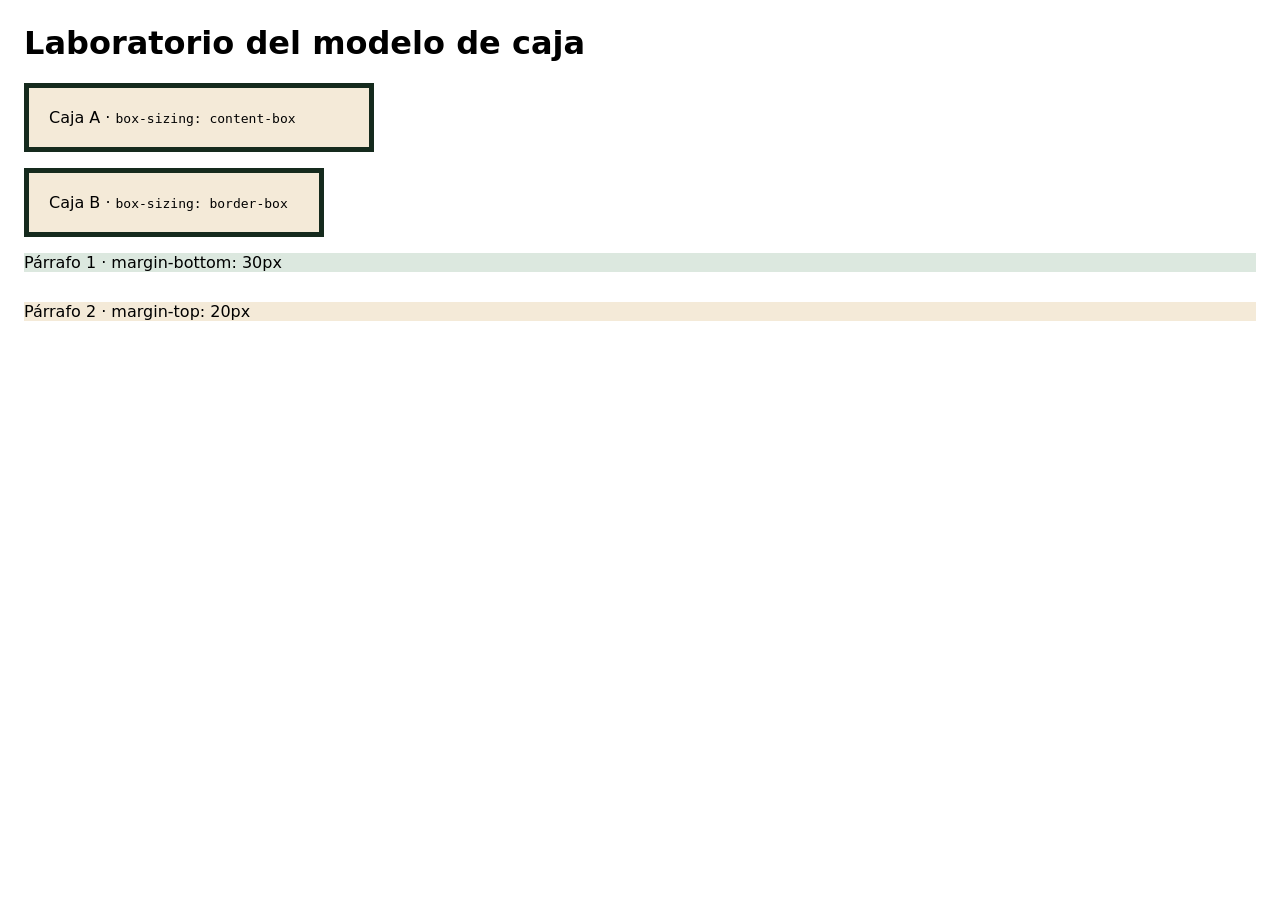
<file: ut06/biciruta/modelo_caja.html>
<!DOCTYPE html>
<html lang="es">
<head>
  <meta charset="UTF-8">
  <meta name="viewport" content="width=device-width, initial-scale=1.0">
  <title>Laboratorio del modelo de caja</title>
  <style>
    body { font-family: system-ui, sans-serif; margin: 24px; }
    .caja { width: 300px; padding: 20px; border: 5px solid #152A1D; margin-bottom: 16px; background: #F4EAD8; }
    .a { box-sizing: content-box; }
    .b { box-sizing: border-box; }
    .p1 { margin-bottom: 30px; background: #DCE8DF; }
    .p2 { margin-top: 20px; background: #F4EAD8; }
  </style>
</head>
<body>
  <h1>Laboratorio del modelo de caja</h1>
  <div class="caja a">Caja A · <code>box-sizing: content-box</code></div>
  <div class="caja b">Caja B · <code>box-sizing: border-box</code></div>
  <p class="p1">Párrafo 1 · margin-bottom: 30px</p>
  <p class="p2">Párrafo 2 · margin-top: 20px</p>
</body>
</html>
</file>
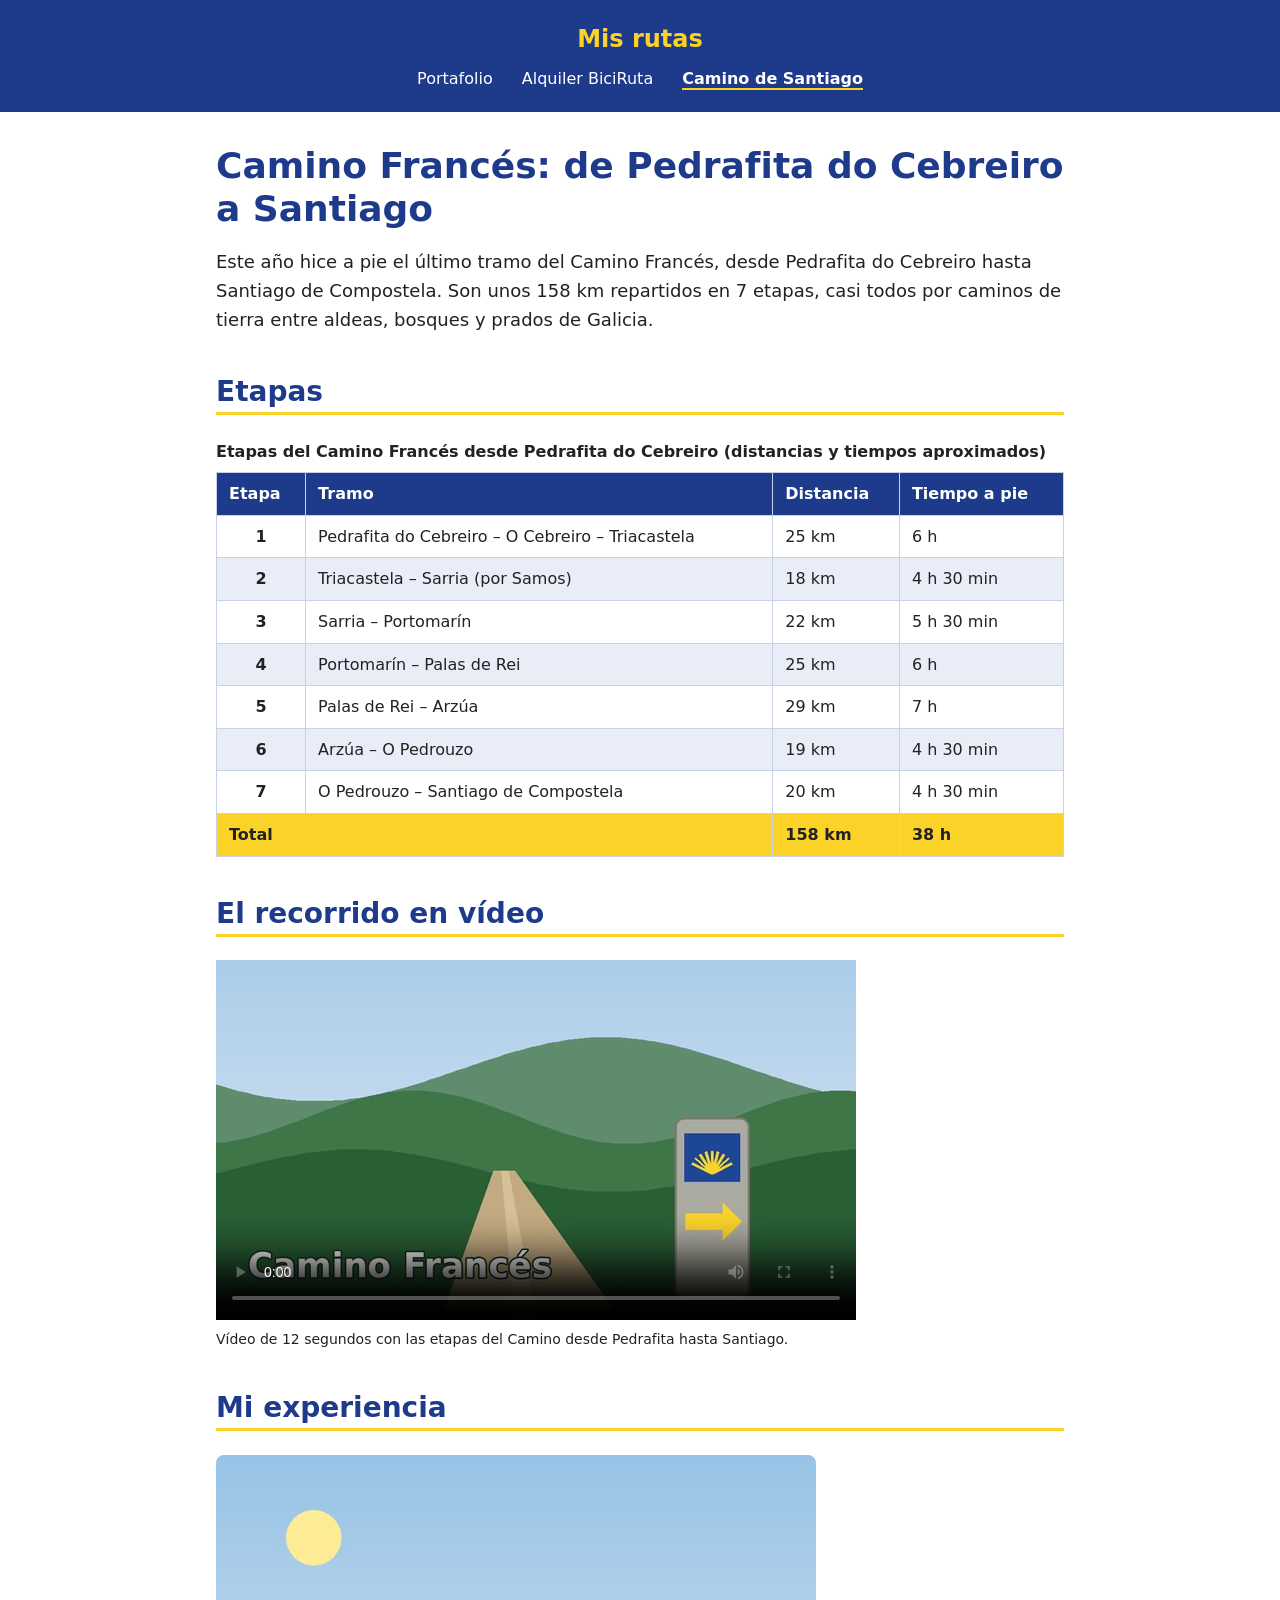
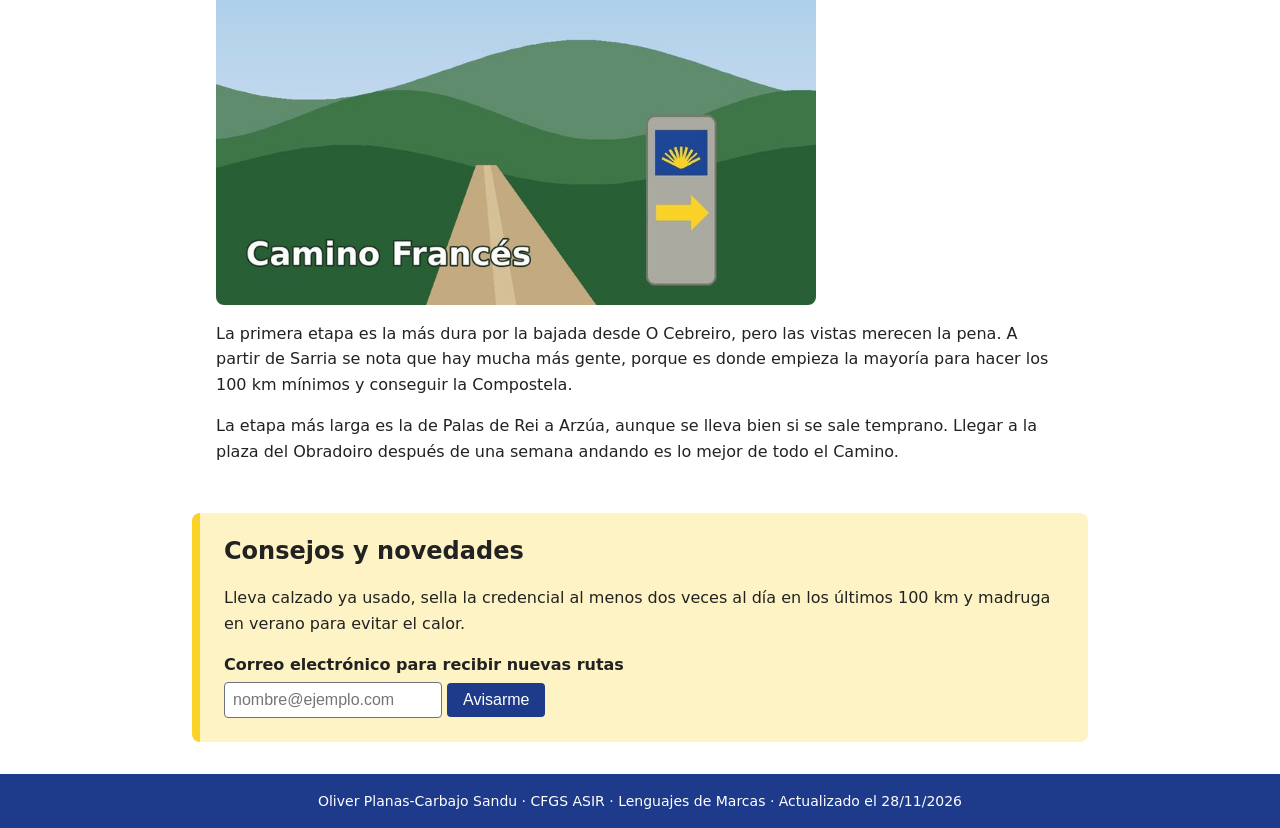
<file: ut06/camino/camino.html>
<!doctype html>
<html lang="es">
  <head>
    <meta charset="UTF-8" />
    <meta name="viewport" content="width=device-width, initial-scale=1.0" />
    <title>
      Camino Francés desde Pedrafita do Cebreiro · Portafolio de Oliver
    </title>
    <link rel="stylesheet" href="css/estilos.css" />
  </head>
  <body>
    <a class="saltar" href="#contenido">Saltar al contenido principal</a>

    <header class="cabecera">
      <p class="sitio">Mis rutas</p>
      <nav aria-label="Menú principal">
        <ul class="menu">
          <li><a href="../../index.html">Portafolio</a></li>
          <li>
            <a href="../../ut03/alquiler/alquiler.html">Alquiler BiciRuta</a>
          </li>
          <li>
            <a href="camino.html" aria-current="page">Camino de Santiago</a>
          </li>
        </ul>
      </nav>
    </header>

    <main id="contenido">
      <h1>Camino Francés: de Pedrafita do Cebreiro a Santiago</h1>
      <p>
        Este año hice a pie el último tramo del Camino Francés, desde Pedrafita
        do Cebreiro hasta Santiago de Compostela. Son unos 158 km repartidos en
        7 etapas, casi todos por caminos de tierra entre aldeas, bosques y
        prados de Galicia.
      </p>

      <section>
        <h2>Etapas</h2>
        <table>
          <caption>
            Etapas del Camino Francés desde Pedrafita do Cebreiro (distancias y
            tiempos aproximados)
          </caption>
          <thead>
            <tr>
              <th scope="col">Etapa</th>
              <th scope="col">Tramo</th>
              <th scope="col">Distancia</th>
              <th scope="col">Tiempo a pie</th>
            </tr>
          </thead>
          <tbody>
            <tr>
              <th scope="row">1</th>
              <td>Pedrafita do Cebreiro – O Cebreiro – Triacastela</td>
              <td>25 km</td>
              <td>6 h</td>
            </tr>
            <tr>
              <th scope="row">2</th>
              <td>Triacastela – Sarria (por Samos)</td>
              <td>18 km</td>
              <td>4 h 30 min</td>
            </tr>
            <tr>
              <th scope="row">3</th>
              <td>Sarria – Portomarín</td>
              <td>22 km</td>
              <td>5 h 30 min</td>
            </tr>
            <tr>
              <th scope="row">4</th>
              <td>Portomarín – Palas de Rei</td>
              <td>25 km</td>
              <td>6 h</td>
            </tr>
            <tr>
              <th scope="row">5</th>
              <td>Palas de Rei – Arzúa</td>
              <td>29 km</td>
              <td>7 h</td>
            </tr>
            <tr>
              <th scope="row">6</th>
              <td>Arzúa – O Pedrouzo</td>
              <td>19 km</td>
              <td>4 h 30 min</td>
            </tr>
            <tr>
              <th scope="row">7</th>
              <td>O Pedrouzo – Santiago de Compostela</td>
              <td>20 km</td>
              <td>4 h 30 min</td>
            </tr>
          </tbody>
          <tfoot>
            <tr>
              <th scope="row" colspan="2">Total</th>
              <td>158 km</td>
              <td>38 h</td>
            </tr>
          </tfoot>
        </table>
      </section>

      <section>
        <h2>El recorrido en vídeo</h2>
        <figure>
          <video
            controls
            preload="metadata"
            width="640"
            height="360"
            poster="img/camino_poster.jpg"
          >
            <source src="media/camino.mp4" type="video/mp4" />
            <track
              kind="captions"
              src="media/camino.es.vtt"
              srclang="es"
              label="Español"
              default
            />
            <p>
              Tu navegador no puede reproducir el vídeo. Puedes
              <a href="media/camino.mp4">descargar el vídeo del recorrido</a>.
            </p>
          </video>
          <figcaption>
            Vídeo de 12 segundos con las etapas del Camino desde Pedrafita hasta
            Santiago.
          </figcaption>
        </figure>
      </section>

      <article>
        <h2>Mi experiencia</h2>
        <img
          src="img/camino-400.jpg"
          srcset="
            img/camino-400.jpg   400w,
            img/camino-800.jpg   800w,
            img/camino-1200.jpg 1200w
          "
          sizes="(min-width: 700px) 600px, 100vw"
          width="400"
          height="300"
          loading="lazy"
          alt="Camino de tierra entre montes verdes con un mojón que tiene la concha y la flecha amarilla del Camino"
        />
        <p>
          La primera etapa es la más dura por la bajada desde O Cebreiro, pero
          las vistas merecen la pena. A partir de Sarria se nota que hay mucha
          más gente, porque es donde empieza la mayoría para hacer los 100 km
          mínimos y conseguir la Compostela.
        </p>
        <p>
          La etapa más larga es la de Palas de Rei a Arzúa, aunque se lleva bien
          si se sale temprano. Llegar a la plaza del Obradoiro después de una
          semana andando es lo mejor de todo el Camino.
        </p>
      </article>
    </main>

    <aside class="lateral">
      <h2>Consejos y novedades</h2>
      <p>
        Lleva calzado ya usado, sella la credencial al menos dos veces al día en
        los últimos 100 km y madruga en verano para evitar el calor.
      </p>
      <form
        action="#"
        onsubmit="
          alert('¡Gracias! Te avisaré cuando suba nuevas rutas.');
          return false;
        "
      >
        <label for="correo">Correo electrónico para recibir nuevas rutas</label>
        <input
          type="email"
          id="correo"
          name="correo"
          placeholder="nombre@ejemplo.com"
          autocomplete="email"
          required
        />
        <button type="submit" class="boton">Avisarme</button>
      </form>
    </aside>

    <footer class="pie">
      <p>
        Oliver Planas-Carbajo Sandu · CFGS ASIR · Lenguajes de Marcas ·
        Actualizado el <time datetime="2026-11-28">28/11/2026</time>
      </p>
    </footer>
  </body>
</html>
</file>
<file: css/estilos.css>
body {
  font-family: Arial, sans-serif;
  margin: 0;
  background: #f4f4f4;
}
header {
  background: #1e3a5f;
  color: white;
  padding: 20px;
}
main {
  padding: 20px;
}
a {
  color: #1e3a5f;
  font-weight: bold;
}
</file>
<file: ut06/ampliación/css/estilos-capas.css>
/* =========================================================
   estilos-capas.css · BiciRuta · Ampliación de la Práctica 06
   @layer (capas en cascada) + anidamiento nativo de CSS
   Oliver Planas-Carbajo Sandu
   ========================================================= */

/* Orden de las capas: la ÚLTIMA declarada gana, sea cual sea
   la especificidad de los selectores de las capas anteriores. */
@layer base, componentes, utilidades;

/* =========================================================
   CAPA 1 · BASE
   ========================================================= */
@layer base {
  :root {
    --verde: #152a1d;
    --naranja: #e6945a;
    --crema: #f4ead8;
    --crema-claro: #fbf6ec;
    --naranja-oscuro: #a4501a;
    --texto: #222222;
    --gris: #595959;
  }

  *,
  *::before,
  *::after {
    box-sizing: border-box;
  }

  html {
    font-size: 100%;
  }

  body {
    margin: 0;
    font-family:
      "Poppins",
      system-ui,
      -apple-system,
      "Segoe UI",
      Arial,
      sans-serif;
    font-size: 1rem;
    line-height: 1.6;
    color: var(--texto);
    background-color: #ffffff;
  }

  h1,
  h2,
  h3 {
    line-height: 1.2;
    color: var(--verde);
  }

  h1 {
    font-size: 2.5rem;
  }

  h2 {
    font-size: 1.75rem;
  }

  h3 {
    font-size: 1.25rem;
  }

  img {
    display: block;
    max-width: 100%;
    height: auto;
  }

  a {
    color: var(--verde);
  }
}

/* =========================================================
   CAPA 2 · COMPONENTES
   ========================================================= */
@layer componentes {
  /* Cabecera y menú (anidado) */
  .cabecera {
    background-color: var(--verde);
    padding: 1rem 1.5rem;
  }

  .menu {
    list-style: none;
    margin: 0.5rem 0 0;
    padding: 0;

    & > li {
      display: inline-block;
      margin-right: 1.5rem;
    }

    & a {
      color: var(--crema);
      text-decoration: none;

      &:hover {
        text-decoration: underline;
      }

      &[aria-current="page"] {
        color: var(--naranja);
        font-weight: 700;
      }
    }
  }

  a[href^="http"]::after {
    content: " ↗";
  }

  /* Contenido */
  main {
    max-width: 1100px;
    margin: 0 auto;
    padding: 2rem 1.5rem;
  }

  .portada {
    padding-bottom: 1.5rem;
  }

  h1 + p {
    font-size: 1.25rem;
  }

  /* Botones */
  .boton {
    display: inline-block;
    padding: 0.5rem 1rem;
    background-color: var(--verde);
    color: var(--crema);
    text-decoration: none;
    font-weight: 600;
    border-radius: 0.5rem;

    &:hover {
      background-color: var(--naranja);
      color: var(--verde);
    }

    &:focus-visible {
      outline: 3px solid var(--naranja-oscuro);
      outline-offset: 3px;
    }
  }

  /* ---------- Tarjetas de producto con ANIDAMIENTO NATIVO ---------- */
  .producto {
    display: inline-block;
    vertical-align: top;
    width: 250px;
    margin: 0 1rem 1.5rem 0;
    padding: 1rem;
    border: 1px solid #d9d2c3;
    border-radius: 0.75rem;
    background-color: #ffffff;

    & h3 {
      margin: 0.75rem 0 0.25rem;
    }

    & .descripcion {
      color: var(--gris);
    }

    & .precio {
      font-size: 1.125rem;
      font-weight: 700;
      color: var(--verde);

      & del {
        font-size: 0.875rem;
        font-weight: 400;
        color: var(--gris);
      }
    }

    &:nth-of-type(even) {
      background-color: var(--crema-claro);
    }

    &.oferta {
      border: 2px solid var(--naranja);

      & .precio {
        color: var(--naranja-oscuro);
      }

      &::before {
        content: "OFERTA";
        display: inline-block;
        margin-bottom: 0.5rem;
        padding: 0.25rem 0.5rem;
        background-color: var(--naranja);
        color: var(--verde);
        font-size: 0.875rem;
        font-weight: 700;
        border-radius: 0.25rem;
      }
    }
  }

  /* DEMO @layer · selector MUY específico: (1,0,1)
     Pone todos los títulos del catálogo en verde... */
  #catalogo h3 {
    color: var(--verde);
  }

  /* Aviso y pie */
  .aviso {
    margin-top: 1rem;
    padding: 1.5rem;
    background-color: var(--crema);
    border-left: 0.5rem solid var(--naranja);
    border-radius: 0.5rem;
  }

  .pie {
    padding: 1.5rem;
    background-color: var(--verde);
    color: var(--crema);
    text-align: center;

    & p {
      margin: 0;
    }

    & a {
      color: var(--crema);
    }
  }
}

/* =========================================================
   CAPA 3 · UTILIDADES
   ========================================================= */
@layer utilidades {
  /* DEMO @layer · ...pero esta clase, con especificidad (0,1,0),
     GANA a "#catalogo h3" (1,0,1) porque la capa utilidades
     se declaró después que la capa componentes.
     Entre capas distintas manda el ORDEN DE LAS CAPAS;
     la especificidad solo decide dentro de la misma capa. */
  .u-naranja {
    color: var(--naranja-oscuro);
  }
}
</file>
<file: ut06/biciruta/css/estilos.css>
/* =========================================================
   estilos.css · BiciRuta · Práctica 06 (UT 6)
   Oliver Planas-Carbajo Sandu
   ========================================================= */

/* ---------- 0. Paleta (contrastes medidos en la Tarea 3.1) ---------- */
:root {
  --verde: #152a1d; /* marca · fondo de cabecera y pie */
  --naranja: #e6945a; /* marca · solo fondos, bordes y texto sobre verde (6,34:1) */
  --crema: #f4ead8; /* marca · texto sobre verde (12,75:1) y fondos */
  --crema-claro: #fbf6ec; /* fondo de las tarjetas pares */
  --naranja-oscuro: #a4501a; /* precios en oferta sobre blanco (5,61:1) */
  --texto: #222222; /* texto normal sobre blanco (15,91:1) */
  --gris: #595959; /* texto secundario sobre blanco (7:1), sustituye al #999 */
}

/* ---------- 1. Base ---------- */
*,
*::before,
*::after {
  box-sizing: border-box;
}

html {
  font-size: 100%;
}

body {
  margin: 0;
  font-family:
    "Poppins",
    system-ui,
    -apple-system,
    "Segoe UI",
    Arial,
    sans-serif;
  font-size: 1rem;
  line-height: 1.6;
  color: var(--texto);
  background-color: #ffffff;
}

h1,
h2,
h3 {
  line-height: 1.2;
  color: var(--verde);
}

h1 {
  font-size: 2.5rem;
}

h2 {
  font-size: 1.75rem;
}

h3 {
  font-size: 1.25rem;
}

img {
  display: block;
  max-width: 100%;
  height: auto;
}

a {
  color: var(--verde);
}

/* ---------- 2. Cabecera y menú ---------- */
.cabecera {
  background-color: var(--verde);
  padding: 1rem 1.5rem;
}

.menu {
  list-style: none;
  margin: 0.5rem 0 0;
  padding: 0;
}

.menu a {
  color: var(--crema);
  text-decoration: none;
}

.menu a:hover {
  text-decoration: underline;
}

/* S1 · Enlaces externos con flecha · (0,1,2) */
a[href^="http"]::after {
  content: " ↗";
}

/* S2 · Enlace de la página actual en naranja · (0,2,1)
   Gana a ".menu a" (0,1,1). Naranja sobre verde: 6,34:1 */
.menu a[aria-current="page"] {
  color: var(--naranja);
  font-weight: 700;
}

/* S3 · Solo los li hijos directos del menú, en línea · (0,1,1) */
.menu > li {
  display: inline-block;
  margin-right: 1.5rem;
}

/* ---------- 3. Contenido principal ---------- */
main {
  max-width: 1100px;
  margin: 0 auto;
  padding: 2rem 1.5rem;
}

.portada {
  padding-bottom: 1.5rem;
}

/* S4 · Párrafo justo después del h1, más grande · (0,0,2) */
h1 + p {
  font-size: 1.25rem;
}

/* ---------- 4. Botones ---------- */
.boton {
  display: inline-block;
  padding: 0.5rem 1rem;
  background-color: var(--verde);
  color: var(--crema);
  text-decoration: none;
  font-weight: 600;
  border-radius: 0.5rem;
}

/* S8 · Al pasar el ratón y con foco de teclado · (0,2,0) */
.boton:hover {
  background-color: var(--naranja);
  color: var(--verde);
}

.boton:focus-visible {
  outline: 3px solid var(--naranja-oscuro);
  outline-offset: 3px;
}

/* ---------- 5. Tarjetas de producto ---------- */
.producto {
  display: inline-block;
  vertical-align: top;
  width: 250px;
  margin: 0 1rem 1.5rem 0;
  padding: 1rem;
  border: 1px solid #d9d2c3;
  border-radius: 0.75rem;
  background-color: #ffffff;
}

.producto h3 {
  margin: 0.75rem 0 0.25rem;
}

.descripcion {
  color: var(--gris);
}

.precio {
  font-size: 1.125rem;
  font-weight: 700;
  color: var(--verde);
}

/* Precio en oferta: naranja oscuro (5,61:1 sobre blanco) · (0,2,0) */
.oferta .precio {
  color: var(--naranja-oscuro);
}

/* S5 · Tarjetas pares con fondo crema claro · (0,2,0) */
.producto:nth-of-type(even) {
  background-color: var(--crema-claro);
}

/* S6 · Tarjetas en oferta: borde naranja y etiqueta · (0,2,0) y (0,2,1) */
.producto.oferta {
  border: 2px solid var(--naranja);
}

.producto.oferta::before {
  content: "OFERTA";
  display: inline-block;
  margin-bottom: 0.5rem;
  padding: 0.25rem 0.5rem;
  background-color: var(--naranja);
  color: var(--verde);
  font-size: 0.875rem;
  font-weight: 700;
  border-radius: 0.25rem;
}

/* S7 · Precio antiguo tachado, más pequeño y gris · (0,1,1) */
.precio del {
  font-size: 0.875rem;
  font-weight: 400;
  color: var(--gris);
}

/* ---------- 6. Aviso y pie ---------- */
.aviso {
  margin-top: 1rem;
  padding: 1.5rem;
  background-color: var(--crema);
  border-left: 0.5rem solid var(--naranja);
  border-radius: 0.5rem;
}

.pie {
  padding: 1.5rem;
  background-color: var(--verde);
  color: var(--crema);
  text-align: center;
}

.pie p {
  margin: 0;
}

.pie a {
  color: var(--crema);
}
</file>
<file: ut06/inicio/css/antiguo.css>
/* Hoja antigua: estilos acumulados durante años. No la borres hasta terminar la Fase 1. */
body { font-family: "Comic Sans MS", cursive; }
h1 { color: red; }
#catalogo h2 { text-decoration: underline; }
.precio { color: green !important; }
</file>
<file: ut03/alquiler/css/estilos.css>
body {
  font-family: Arial, sans-serif;
  margin: 0;
  color: #333;
}
img {
  max-width: 100%;
  height: auto;
}

/* Enlace para saltar al contenido: oculto hasta que recibe el foco */
.saltar {
  position: absolute;
  left: -9999px;
  top: 0;
  background: #fff;
  color: #152a1d;
  padding: 8px 16px;
  font-weight: bold;
  z-index: 10;
}
.saltar:focus {
  left: 8px;
  top: 8px;
}

/* Cabecera y menú */
.cabecera {
  background: #152a1d;
  padding: 16px;
}
.menu {
  list-style: none;
  margin: 8px 0 0;
  padding: 0;
  display: flex;
  gap: 16px;
}
.menu a {
  color: #f4ead8;
}
.menu a[aria-current="page"] {
  font-weight: bold;
  text-decoration: none;
  border-bottom: 2px solid #f4ead8;
}

/* Contenido */
main {
  padding: 16px;
}
h1 {
  font-size: 32px;
  margin: 0 0 8px;
}
h2 {
  font-size: 24px;
  margin-top: 24px;
}
h3 {
  font-size: 18px;
  margin: 8px 0 4px;
}
p {
  color: #333;
}
.bici {
  display: inline-block;
  width: 300px;
  max-width: 100%;
  vertical-align: top;
  margin-right: 16px;
}

/* Tabla de tarifas: los bordes van en el CSS, no con border="1" */
table {
  border-collapse: collapse;
  margin-top: 8px;
}
caption {
  text-align: left;
  font-weight: bold;
  padding-bottom: 6px;
}
th,
td {
  border: 1px solid #333;
  padding: 6px 10px;
  text-align: left;
}
thead th {
  background: #152a1d;
  color: #fff;
}
tbody th {
  background: #f4ead8;
}
tfoot td {
  font-size: 14px;
  font-style: italic;
}

/* Vídeo */
figure {
  margin: 0;
}
video {
  max-width: 100%;
  height: auto;
}
figcaption {
  font-size: 14px;
  margin-top: 4px;
}

/* Boletín */
.lateral {
  background: #f4ead8;
  padding: 12px 16px;
  margin: 24px 16px;
}
.lateral h2 {
  margin-top: 0;
}
.lateral label {
  display: block;
  margin-bottom: 4px;
  font-weight: bold;
}
.lateral input {
  padding: 6px;
}
.boton {
  background: #152a1d;
  color: #fff;
  border: none;
  padding: 8px 16px;
  cursor: pointer;
  font-size: 16px;
}

/* Foco siempre visible */
:focus-visible {
  outline: 3px solid #1a5fb4;
  outline-offset: 2px;
}
.cabecera :focus-visible,
.pie :focus-visible {
  outline-color: #f4ead8;
}

/* Pie */
.pie {
  background: #152a1d;
  color: #f4ead8;
  padding: 12px 16px;
  font-size: 14px;
}
.pie p {
  color: #f4ead8;
  margin: 0;
}

/* En pantallas de menos de 700 px las fichas ocupan todo el ancho */
@media (max-width: 699px) {
  .bici {
    display: block;
    width: 100%;
    margin-right: 0;
  }
}
</file>
<file: ut03/camino/css/estilos.css>
body { font-family: Arial, sans-serif; margin: 0; color: #222; line-height: 1.5; }
img, video { max-width: 100%; height: auto; }

/* Enlace para saltar al contenido */
.saltar { position: absolute; left: -9999px; top: 0; background: #fff; color: #1e3a8a; padding: 8px 16px; font-weight: bold; z-index: 10; }
.saltar:focus { left: 8px; top: 8px; }

/* Cabecera y menú */
.cabecera { background: #1e3a8a; color: #fff; padding: 16px; }
.sitio { margin: 0; font-size: 24px; font-weight: bold; color: #FAD228; }
.menu { list-style: none; margin: 8px 0 0; padding: 0; display: flex; flex-wrap: wrap; gap: 16px; }
.menu a { color: #fff; }
.menu a[aria-current="page"] { font-weight: bold; text-decoration: none; border-bottom: 2px solid #FAD228; }

/* Contenido */
main { padding: 16px; max-width: 900px; }
h1 { font-size: 30px; margin: 0 0 8px; color: #1e3a8a; }
h2 { font-size: 24px; margin-top: 32px; color: #1e3a8a; }
article img { display: block; width: 600px; margin-bottom: 8px; }

/* Tabla de etapas */
table { border-collapse: collapse; width: 100%; }
caption { text-align: left; font-weight: bold; padding-bottom: 6px; }
th, td { border: 1px solid #555; padding: 6px 10px; text-align: left; }
thead th { background: #1e3a8a; color: #fff; }
tbody th { background: #e8edf8; text-align: center; }
tfoot th, tfoot td { background: #FAD228; font-weight: bold; }

/* Vídeo */
figure { margin: 0; }
figcaption { font-size: 14px; margin-top: 4px; }

/* Aside y formulario */
.lateral { background: #fdf3c4; padding: 12px 16px; margin: 24px 16px; max-width: 868px; }
.lateral h2 { margin-top: 0; }
.lateral label { display: block; margin-bottom: 4px; font-weight: bold; }
.lateral input { padding: 6px; }
.boton { background: #1e3a8a; color: #fff; border: none; padding: 8px 16px; cursor: pointer; font-size: 16px; }

/* Foco siempre visible */
:focus-visible { outline: 3px solid #b45309; outline-offset: 2px; }
.cabecera :focus-visible, .pie :focus-visible { outline-color: #FAD228; }

/* Pie */
.pie { background: #1e3a8a; padding: 12px 16px; font-size: 14px; }
.pie p { color: #fff; margin: 0; }
</file>
<file: ut04/cita/css/cita.css>
/* ===== Base ===== */
*, *::before, *::after { box-sizing: border-box; }

body {
  margin: 0;
  font-family: system-ui, -apple-system, "Segoe UI", sans-serif;
  font-size: 1rem;
  line-height: 1.5;
  color: #333;
  background: #f7f4ee;
}

img { max-width: 100%; height: auto; }

/* ===== Cabecera y pie ===== */
.cabecera {
  background: #152a1d;
  padding: 12px 24px;
  display: flex;
  flex-wrap: wrap;
  align-items: center;
  justify-content: space-between;
  gap: 12px;
}
.buscador { display: flex; gap: 6px; }
.buscador input { width: 220px; padding: 6px 10px; border: none; border-radius: 6px; }
.buscador button { padding: 6px 14px; background: #f4ead8; color: #152a1d; }
.buscador button:hover { background: #fff; }
.cabecera :focus-visible { outline-color: #f4ead8; }

/* Texto solo para lectores de pantalla (label del buscador) */
.solo-lector {
  position: absolute;
  width: 1px; height: 1px;
  overflow: hidden;
  clip: rect(0 0 0 0);
  white-space: nowrap;
}
.cabecera img { display: block; width: 200px; }

.pie {
  background: #152a1d;
  color: #f4ead8;
  text-align: center;
  padding: 16px;
  margin-top: 32px;
}

/* ===== Contenido ===== */
main {
  max-width: 820px;
  margin: 0 auto;
  padding: 24px 16px;
}
h1 { color: #152a1d; margin-bottom: 4px; }
.intro { margin-top: 0; }
.obligatorio { color: #b3261e; font-weight: bold; }

/* ===== Grupos del formulario ===== */
fieldset {
  border: 1px solid #c9c1b0;
  border-radius: 8px;
  background: #fff;
  padding: 16px 20px 20px;
  margin: 0 0 20px;
  min-width: 0; /* evita que el fieldset se salga en pantallas estrechas */
  /* Dos columnas en escritorio */
  display: grid;
  grid-template-columns: 1fr 1fr;
  gap: 16px 24px;
}
legend {
  font-weight: bold;
  font-size: 1.1rem;
  color: #152a1d;
  padding: 0 6px;
}

/* Grupos de radios y checkboxes dentro de otro fieldset */
fieldset.grupo {
  border: none;
  background: transparent;
  padding: 0;
  margin: 0;
  display: block;
}
fieldset.grupo legend { font-size: 1rem; padding: 0; margin-bottom: 4px; }

/* ===== Campos ===== */
.campo { display: flex; flex-direction: column; gap: 4px; min-width: 0; }
.campo-ancho { grid-column: 1 / -1; }
label { font-weight: 600; }

input, select, textarea, button { font: inherit; }

input[type="text"], input[type="email"], input[type="tel"], input[type="date"],
input[type="number"], input[type="password"], input[type="search"],
select, textarea {
  width: 100%;
  padding: 8px 10px;
  border: 1px solid #8a8272;
  border-radius: 6px;
  background: #fff;
  color: #333;
}
textarea { resize: vertical; }

.ayuda { color: #555; font-size: 0.875rem; }
.contador { align-self: flex-end; }

/* Fieldset de la cuenta deshabilitado: se ve atenuado */
fieldset:disabled { opacity: 0.55; }

/* Radios y checkboxes: casilla a la izquierda y texto a la derecha */
.opcion { display: flex; align-items: center; gap: 8px; margin: 6px 0; }
.opcion label { font-weight: normal; }
.opcion input { width: 1.1rem; height: 1.1rem; accent-color: #1f6b3a; flex-shrink: 0; }
.privacidad { margin: 0 0 20px; }

/* ===== Campo trampa (honeypot) =====
   Se saca de la pantalla en lugar de usar display:none,
   porque algunos bots se saltan los campos con display:none. */
.trampa {
  position: absolute;
  left: -9999px;
  width: 1px;
  height: 1px;
  overflow: hidden;
}

/* ===== Botón ===== */
button {
  background: #1f6b3a;
  color: #fff;
  border: none;
  border-radius: 6px;
  padding: 12px 28px;
  font-weight: bold;
  cursor: pointer;
}
button:hover { background: #152a1d; }

/* ===== Estados de validación (Fase 3) =====
   :user-invalid y :user-valid solo se aplican después de que el usuario
   haya interactuado con el campo (o haya intentado enviar el formulario),
   así la página no aparece llena de rojo nada más cargar. */
input:user-invalid, select:user-invalid, textarea:user-invalid {
  border: 2px solid #b3261e;
  background: #fdf1f0;
}
input:user-valid, select:user-valid, textarea:user-valid {
  border: 2px solid #1f6b3a;
}
/* En radios y checkboxes el borde no se ve: se marca el texto */
input[type="radio"]:user-invalid + label,
input[type="checkbox"]:user-invalid + label { color: #b3261e; }

/* ===== Foco visible (como en la P03) ===== */
:focus-visible { outline: 3px solid #1a5fb4; outline-offset: 2px; }

/* ===== Móvil: una sola columna ===== */
@media (max-width: 640px) {
  fieldset { grid-template-columns: 1fr; padding: 12px 14px 16px; }
  .cabecera img { width: 160px; }
  .buscador, .buscador input { width: 100%; }
}
</file>
<file: ut04/torneo/css/torneo.css>
/* ===== Base: tema oscuro ===== */
*, *::before, *::after { box-sizing: border-box; }

body {
  margin: 0;
  font-family: system-ui, -apple-system, "Segoe UI", sans-serif;
  line-height: 1.5;
  color: #e6e6f0;
  background: #0f1020;
}

/* ===== Cabecera y pie ===== */
.cabecera {
  background: linear-gradient(90deg, #2a1259, #0f1020);
  border-bottom: 3px solid #22d3ee;
  padding: 18px 24px;
}
.marca { margin: 0; font-size: 1.6rem; font-weight: 800; letter-spacing: 2px; }
.marca span { color: #22d3ee; }
.lema { margin: 4px 0 0; color: #c4b5fd; }

.pie { text-align: center; padding: 16px; color: #a1a1b5; border-top: 1px solid #2d2e4a; margin-top: 32px; }

/* ===== Contenido ===== */
main { max-width: 820px; margin: 0 auto; padding: 24px 16px; }
h1 { margin-bottom: 4px; }
.intro { margin-top: 0; color: #c9c9da; }
.obligatorio { color: #f472b6; font-weight: bold; }

/* ===== Grupos ===== */
fieldset {
  border: 1px solid #3b3c63;
  border-radius: 10px;
  background: #181a33;
  padding: 16px 20px 20px;
  margin: 0 0 20px;
  min-width: 0;
  display: grid;
  grid-template-columns: 1fr 1fr;
  gap: 16px 24px;
}
legend { font-weight: bold; font-size: 1.1rem; color: #22d3ee; padding: 0 6px; }

fieldset.grupo { border: none; background: transparent; padding: 0; margin: 0; display: block; }
fieldset.grupo > legend { font-size: 1rem; color: #e6e6f0; padding: 0; margin-bottom: 4px; }
#datos-equipo { grid-column: 1 / -1; display: grid; grid-template-columns: 1fr 1fr 1fr; }
fieldset:disabled { opacity: 0.45; }

/* ===== Campos ===== */
.campo { display: flex; flex-direction: column; gap: 4px; min-width: 0; }
.campo-ancho { grid-column: 1 / -1; }
label { font-weight: 600; }

input, select, textarea, button { font: inherit; }

input[type="text"], input[type="email"], input[type="date"],
input[type="number"], select, textarea {
  width: 100%;
  padding: 8px 10px;
  border: 1px solid #555783;
  border-radius: 6px;
  background: #0f1020;
  color: #e6e6f0;
  color-scheme: dark;   /* calendario y flechas en oscuro */
}
input[type="range"] { accent-color: #22d3ee; }
input[type="color"] { width: 64px; height: 40px; padding: 2px; border: 1px solid #555783; border-radius: 6px; background: #0f1020; }
output { color: #22d3ee; font-weight: bold; }
textarea { resize: vertical; }

.ayuda { color: #a1a1b5; font-size: 0.875rem; }

.opcion { display: flex; align-items: center; gap: 8px; margin: 6px 0; }
.opcion label { font-weight: normal; }
.opcion input { width: 1.1rem; height: 1.1rem; accent-color: #22d3ee; flex-shrink: 0; }

/* ===== Validación: solo después de interactuar ===== */
input:user-invalid, select:user-invalid, textarea:user-invalid {
  border: 2px solid #f472b6;
  background: #2a1225;
}
input:user-valid, select:user-valid, textarea:user-valid { border: 2px solid #34d399; }
input[type="radio"]:user-invalid + label,
input[type="checkbox"]:user-invalid + label { color: #f472b6; }

/* ===== Botón ===== */
button {
  background: #7c3aed;
  color: #fff;
  border: none;
  border-radius: 6px;
  padding: 12px 32px;
  font-weight: bold;
  letter-spacing: 1px;
  cursor: pointer;
}
button:hover { background: #6d28d9; }

:focus-visible { outline: 3px solid #22d3ee; outline-offset: 2px; }

/* ===== Móvil ===== */
@media (max-width: 640px) {
  fieldset, #datos-equipo { grid-template-columns: 1fr; padding: 12px 14px 16px; }
}
</file>
<file: ut06/camino/css/estilos.css>
/* =========================================================
   estilos.css · Camino Francés desde Pedrafita do Cebreiro
   Ejercicio de la UT 6 · Oliver Planas-Carbajo Sandu
   ========================================================= */

/* ---------- 0. Paleta y contrastes medidos (WebAIM) ----------
   Texto #222222 sobre blanco ............ 15,91:1  AA ✔
   Azul #1E3A8A sobre blanco ............. 10,36:1  AA ✔ (títulos y enlaces)
   Blanco sobre azul #1E3A8A ............. 10,36:1  AA ✔ (cabecera, pie, botón)
   Amarillo #FAD228 sobre azul #1E3A8A ...  7,06:1  AA ✔ (nombre del sitio)
   Texto #222222 sobre amarillo #FAD228 .. 10,84:1  AA ✔ (fila Total)
   Texto #222222 sobre crema #FDF3C4 ..... 14,24:1  AA ✔ (aside)
   Azul #1E3A8A sobre azul claro #E8EDF8 .  8,83:1  AA ✔ (filas pares)
   Naranja #B45309 sobre blanco ..........  5,02:1  (contorno del foco, mínimo 3:1)
   ------------------------------------------------------------ */
:root {
  --azul: #1e3a8a;
  --amarillo: #fad228;
  --crema: #fdf3c4;
  --azul-claro: #e8edf8;
  --texto: #222222;
  --foco: #b45309;
}

/* ---------- 1. Base · selectores de etiqueta ---------- */
*,
*::before,
*::after {
  box-sizing: border-box;
}

html {
  font-size: 100%;
}

body {
  margin: 0;
  font-family:
    system-ui,
    -apple-system,
    "Segoe UI",
    Arial,
    sans-serif;
  font-size: 1rem;
  line-height: 1.6;
  color: var(--texto);
  background-color: #ffffff;
}

h1,
h2 {
  line-height: 1.2;
}

h1 {
  margin: 0 0 1rem;
  font-size: 2.25rem;
  color: var(--azul);
}

img,
video {
  display: block;
  max-width: 100%;
  height: auto;
}

a {
  color: var(--azul);
}

/* ---------- 2. Demostración de especificidad ----------
   Las dos reglas siguientes compiten por el color de los h2 de <main>.
   #contenido h2 ... (1,0,1) → id + etiqueta
   h2 .............. (0,0,1) → solo etiqueta
   La regla "h2" va DESPUÉS, pero pierde dentro de <main> porque
   #contenido h2 es más específica: los h2 de main salen en azul.
   El h2 del <aside> está fuera de #contenido, así que solo le llega
   la regla "h2" y sale en #222222. */
#contenido h2 {
  margin-top: 2.5rem;
  padding-bottom: 0.25rem;
  font-size: 1.75rem;
  color: var(--azul);
  border-bottom: 3px solid var(--amarillo);
}

h2 {
  font-size: 1.5rem;
  color: var(--texto);
}

/* ---------- 3. Enlace para saltar al contenido · pseudoclase ---------- */
.saltar {
  position: absolute;
  top: 0;
  left: -9999px;
  z-index: 10;
  padding: 0.5rem 1rem;
  background-color: #ffffff;
  color: var(--azul);
  font-weight: 700;
}

.saltar:focus {
  top: 0.5rem;
  left: 0.5rem;
}

/* ---------- 4. Cabecera y menú · clase, combinador hijo, atributo ---------- */
.cabecera {
  padding: 1.25rem 1.5rem;
  background-color: var(--azul);
  color: #ffffff;
  text-align: center;
}

.sitio {
  margin: 0;
  font-size: 1.5rem;
  font-weight: 700;
  color: var(--amarillo);
}

.menu {
  margin: 0.5rem 0 0;
  padding: 0;
  list-style: none;
}

/* Combinador hijo (>) · solo los li directos del menú · (0,1,1) */
.menu > li {
  display: inline-block;
  margin: 0 0.75rem;
}

.menu a {
  color: #ffffff;
  text-decoration: none;
}

/* Pseudoclase :hover · (0,2,1) */
.menu a:hover {
  text-decoration: underline;
}

/* Atributo · enlace de la página actual · (0,2,1) */
.menu a[aria-current="page"] {
  font-weight: 700;
  border-bottom: 2px solid var(--amarillo);
}

/* ---------- 5. Contenido · id y modelo de caja ---------- */
/* Contenido centrado con ancho máximo */
main,
.lateral {
  max-width: 56rem;
  margin: 0 auto;
}

/* Selector de id · (1,0,0) */
#contenido {
  padding: 2rem 1.5rem;
}

/* Combinador hermano adyacente (+) · entradilla tras el h1 · (0,0,2) */
h1 + p {
  font-size: 1.125rem;
}

/* Combinador descendiente · (0,0,2) */
article img {
  width: 100%;
  max-width: 37.5rem;
  margin-bottom: 1rem;
  border-radius: 0.5rem;
}

/* ---------- 6. Tabla de etapas ---------- */
table {
  width: 100%;
  border-collapse: collapse;
}

caption {
  padding-bottom: 0.5rem;
  font-weight: 700;
  text-align: left;
}

th,
td {
  padding: 0.5rem 0.75rem;
  border: 1px solid #c9d1e6;
  text-align: left;
}

thead th {
  background-color: var(--azul);
  color: #ffffff;
}

tbody th {
  text-align: center;
}

/* Pseudoclase estructural · filas pares · (0,1,2) */
tbody tr:nth-child(even) {
  background-color: var(--azul-claro);
}

tfoot th,
tfoot td {
  background-color: var(--amarillo);
  font-weight: 700;
}

/* ---------- 7. Vídeo ---------- */
figure {
  margin: 0;
}

figcaption {
  margin-top: 0.5rem;
  font-size: 0.875rem;
}

/* ---------- 8. Aside y formulario ---------- */
.lateral {
  margin-bottom: 2rem;
  padding: 1.5rem;
  background-color: var(--crema);
  border-left: 0.5rem solid var(--amarillo);
  border-radius: 0.5rem;
}

.lateral h2 {
  margin-top: 0;
}

.lateral label {
  display: block;
  margin-bottom: 0.25rem;
  font-weight: 700;
}

/* Atributo · solo el campo de correo · (0,1,1) */
input[type="email"] {
  padding: 0.5rem;
  font-size: 1rem;
  border: 1px solid #6b7280;
  border-radius: 0.25rem;
}

.boton {
  padding: 0.5rem 1rem;
  background-color: var(--azul);
  color: #ffffff;
  font-size: 1rem;
  border: none;
  border-radius: 0.25rem;
  cursor: pointer;
}

.boton:hover {
  background-color: var(--amarillo);
  color: var(--texto);
}

/* ---------- 9. Foco siempre visible ---------- */
:focus-visible {
  outline: 3px solid var(--foco);
  outline-offset: 2px;
}

.cabecera :focus-visible,
.pie :focus-visible {
  outline-color: var(--amarillo);
}

/* ---------- 10. Pie ---------- */
.pie {
  padding: 1rem 1.5rem;
  background-color: var(--azul);
  color: #ffffff;
  font-size: 0.875rem;
  text-align: center;
}

.pie p {
  margin: 0;
}
</file>
